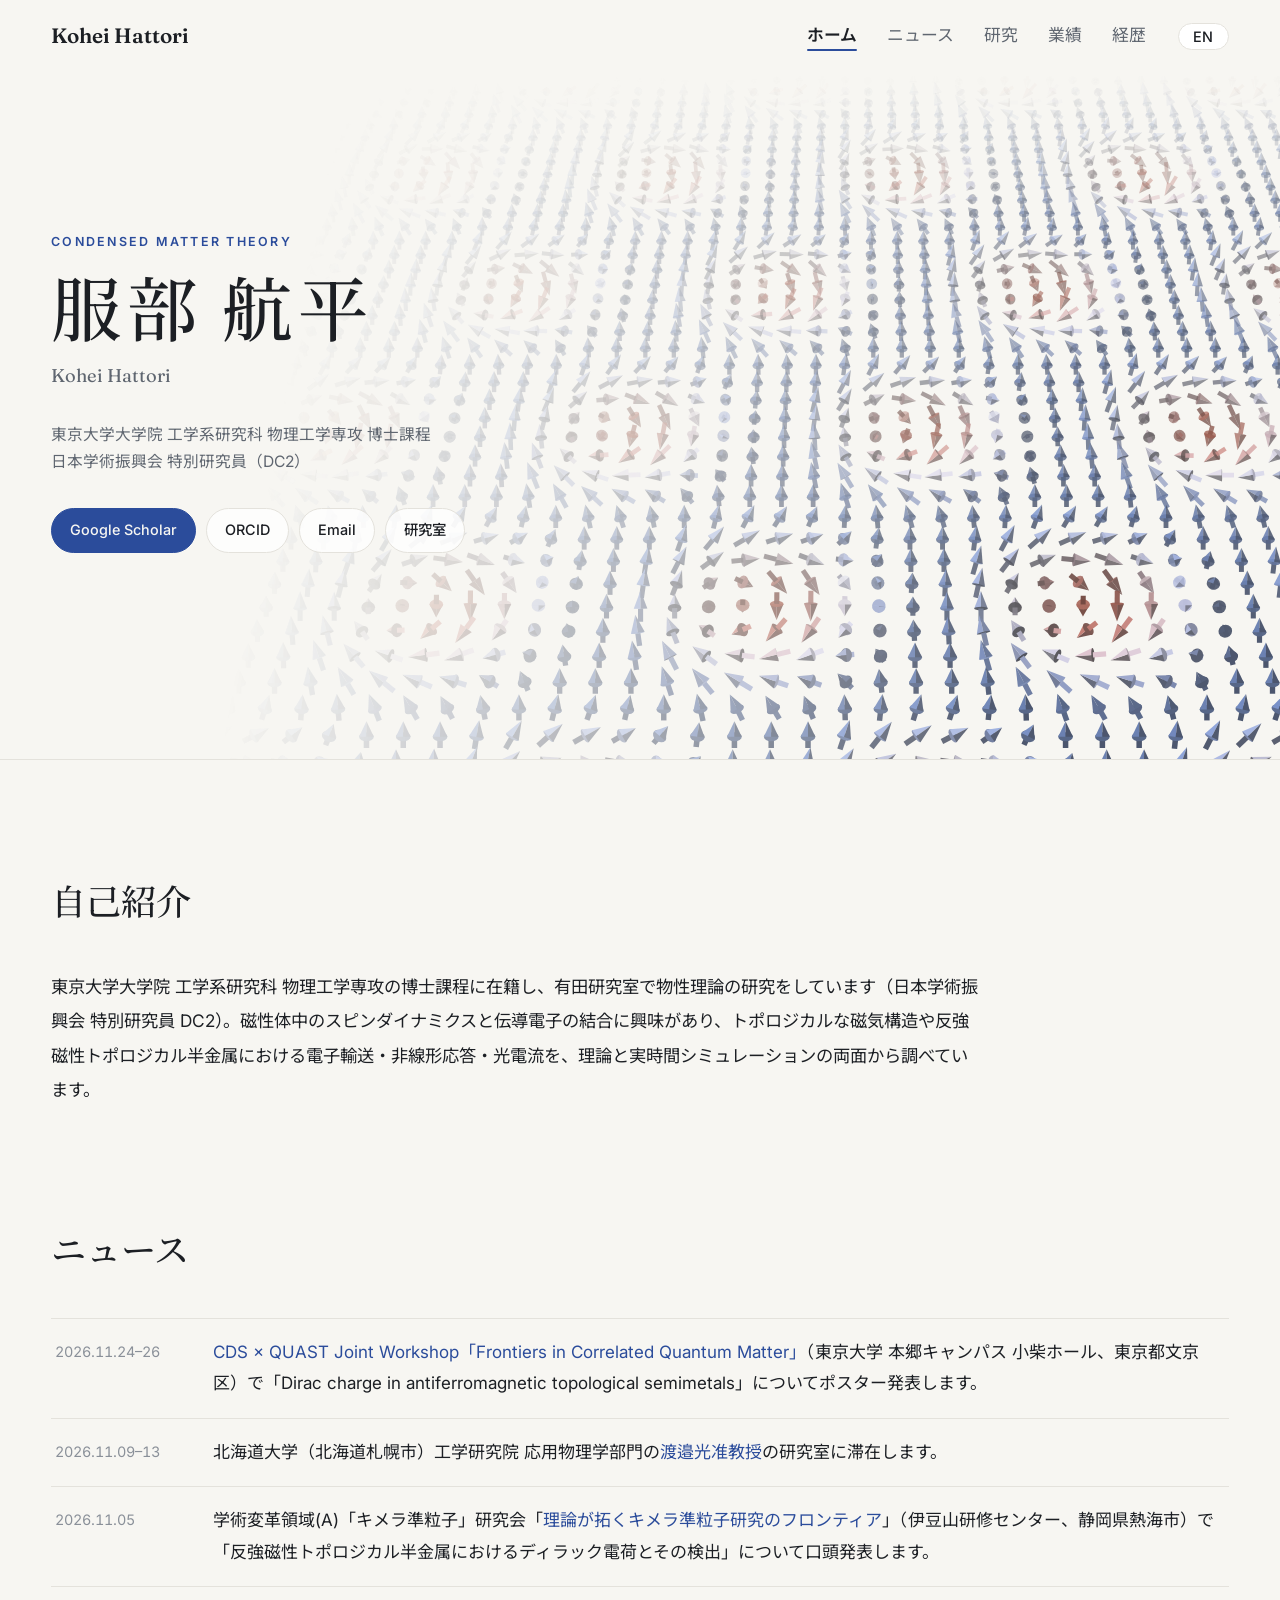
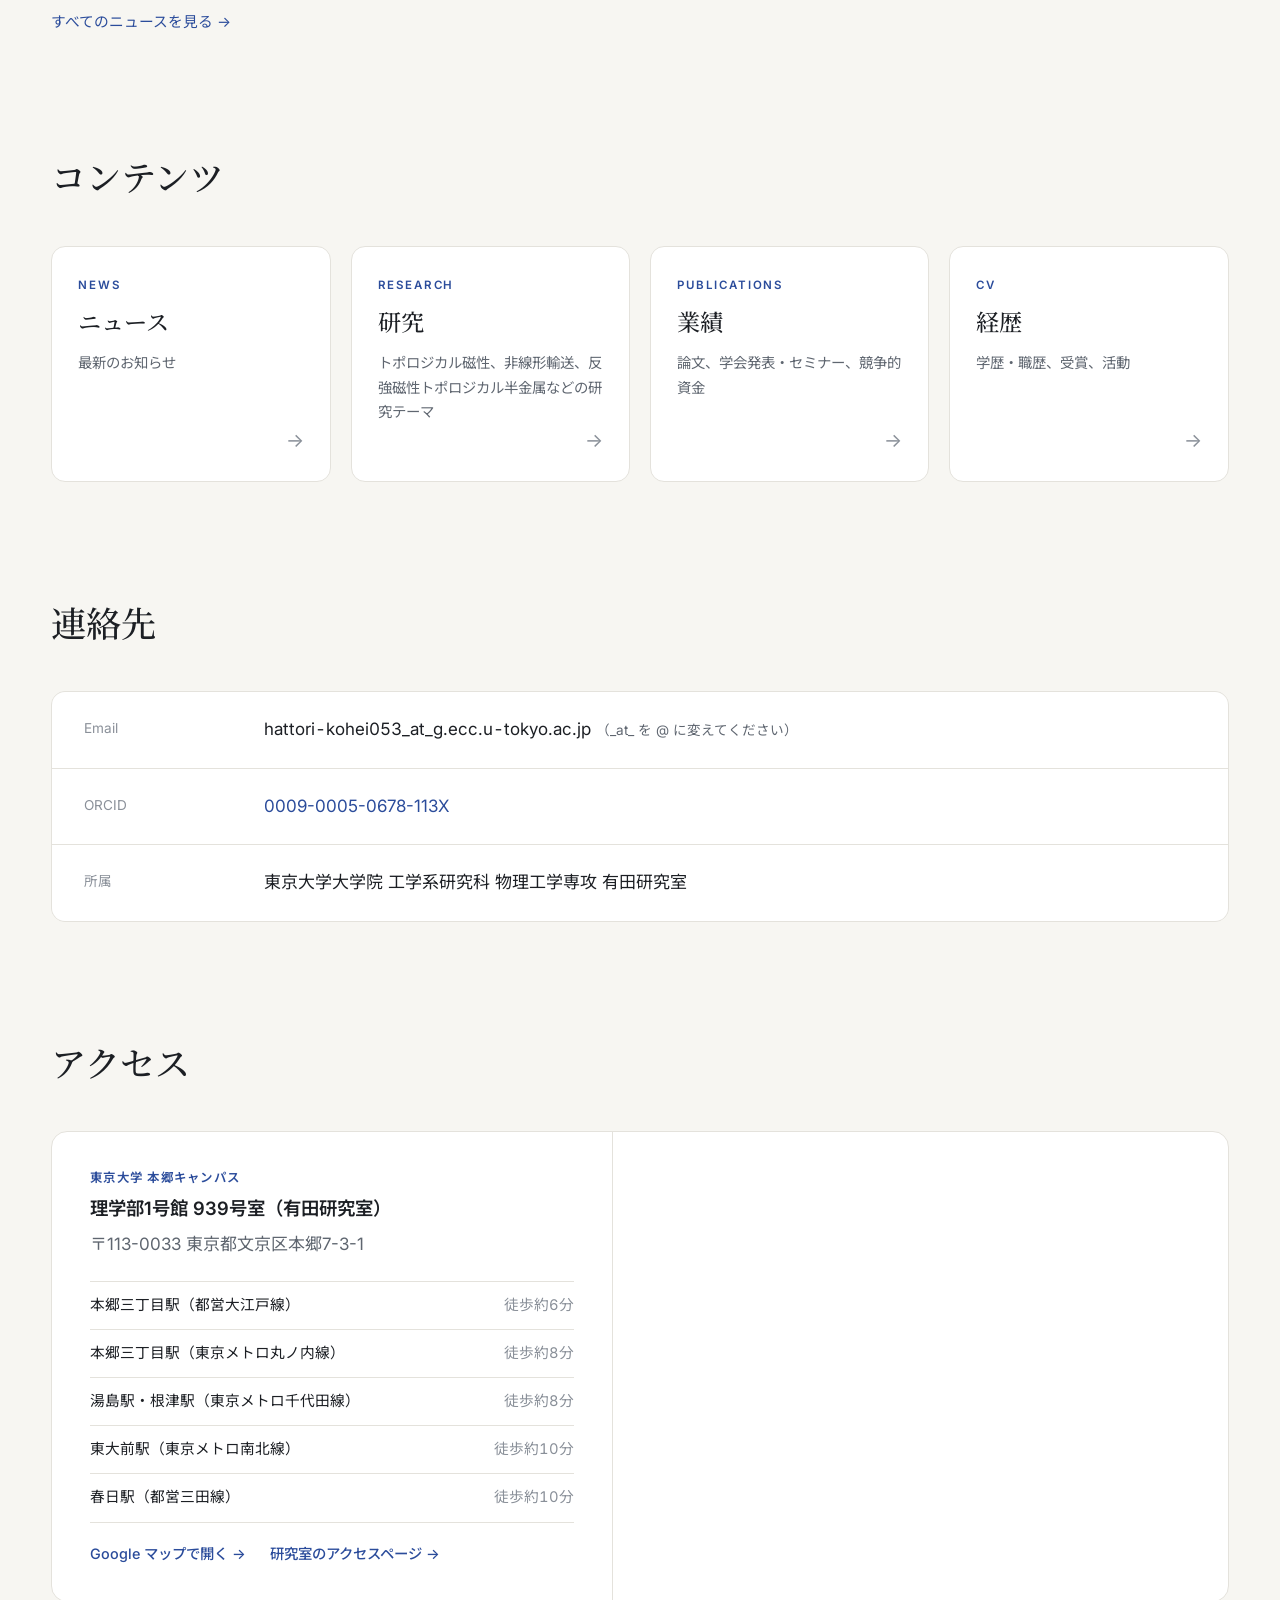
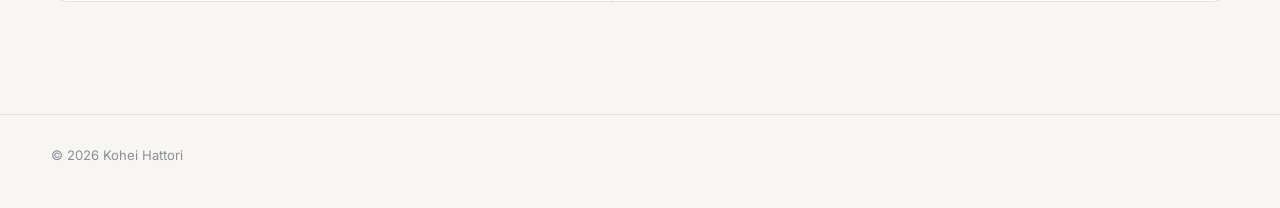
<file: index.html>
<!doctype html>
<html lang="ja">
<head>
  <meta charset="utf-8">
  <meta name="viewport" content="width=device-width, initial-scale=1">
  <title>Kohei Hattori</title>
  <meta name="description" content="服部航平（東京大学大学院 工学系研究科 物理工学専攻）のホームページ。物性理論、トポロジカル磁性、スピン・電荷結合輸送。">
  <link rel="icon" href="favicon.svg" type="image/svg+xml">
  <link rel="icon" href="favicon-32.png" type="image/png" sizes="32x32">
  <link rel="apple-touch-icon" href="apple-touch-icon.png">
  <link rel="preconnect" href="https://fonts.googleapis.com">
  <link rel="preconnect" href="https://fonts.gstatic.com" crossorigin>
  <link href="https://fonts.googleapis.com/css2?family=Fraunces:opsz,wght@9..144,400;9..144,500;9..144,600&family=Inter:wght@400;500;600&family=Noto+Sans+JP:wght@400;500;700&family=Noto+Serif+JP:wght@500;600&display=swap" rel="stylesheet">
  <link rel="stylesheet" href="style.css">
  <script>document.documentElement.classList.add("js");</script>
</head>
<body>
  <header class="site-header">
    <nav class="nav">
      <a class="brand" href="index.html">Kohei Hattori</a>
      <ul class="nav-links" id="nav-links">
        <li><a href="index.html" aria-current="page"><span data-ja>ホーム</span><span data-en>Home</span></a></li>
        <li><a href="news.html"><span data-ja>ニュース</span><span data-en>News</span></a></li>
        <li><a href="research.html"><span data-ja>研究</span><span data-en>Research</span></a></li>
        <li><a href="publications.html"><span data-ja>業績</span><span data-en>Publications</span></a></li>
        <li><a href="cv.html"><span data-ja>経歴</span><span data-en>CV</span></a></li>
      </ul>
      <button class="lang-toggle" type="button" aria-label="Switch language / 言語切替">EN</button>
      <button class="menu-toggle" type="button" aria-label="メニュー / Menu" aria-expanded="false" aria-controls="nav-links"><span></span><span></span></button>
    </nav>
  </header>

  <main>
    <!-- ===== ヒーロー ===== -->
    <section class="hero">
      <canvas class="hero-canvas" aria-hidden="true"></canvas>
      <div class="hero-inner">
        <p class="eyebrow">Condensed Matter Theory</p>
        <h1 class="hero-name">
          <span data-ja>服部 航平</span><span data-en>Kohei Hattori</span>
        </h1>
        <p class="hero-sub">
          <span data-ja>Kohei Hattori</span>
          <span data-en>服部 航平</span>
        </p>
        <p class="hero-affil">
          <span data-ja>東京大学大学院 工学系研究科 物理工学専攻 <span class="nowrap">博士課程</span><br>日本学術振興会 特別研究員（DC2）</span>
          <span data-en>Ph.D. Student, Department of Applied Physics, The University of Tokyo<br>JSPS Research Fellow (DC2)</span>
        </p>
        <ul class="hero-links">
          <li><a class="btn btn-primary" href="https://scholar.google.co.jp/citations?user=EpXvcBsAAAAJ&amp;hl=ja" target="_blank" rel="noopener">Google Scholar</a></li>
          <li><a class="btn" href="https://orcid.org/0009-0005-0678-113X" target="_blank" rel="noopener">ORCID</a></li>
          <li><a class="btn" href="#contact">Email</a></li>
          <li><a class="btn" href="https://arita-lab.phys.s.u-tokyo.ac.jp/" target="_blank" rel="noopener"><span data-ja>研究室</span><span data-en>Group</span></a></li>
        </ul>
      </div>
    </section>

    <!-- ===== 自己紹介 ===== -->
    <section id="about" class="section reveal">
      <h2 class="section-title"><span data-ja>自己紹介</span><span data-en>About</span></h2>
      <div class="prose">
        <p data-ja>東京大学大学院 工学系研究科 物理工学専攻の博士課程に在籍し、有田研究室で物性理論の研究をしています（日本学術振興会 特別研究員 DC2）。磁性体中のスピンダイナミクスと伝導電子の結合に興味があり、トポロジカルな磁気構造や反強磁性トポロジカル半金属における電子輸送・非線形応答・光電流を、理論と実時間シミュレーションの両面から調べています。</p>
        <p data-en>
          I am a Ph.D. student in the Department of Applied Physics at the University of Tokyo and a JSPS Research Fellow (DC2), working on condensed matter theory in the Arita Group.
          I am interested in how spin dynamics in magnets couples to conduction electrons, and I study electronic transport, nonlinear responses,
          and photocurrents in topological spin textures and antiferromagnetic topological semimetals, combining analytical theory with real-time simulations.
        </p>
      </div>
    </section>

    <!-- ===== ニュース（最新 3 件、news-data.js から表示） ===== -->
    <section class="section reveal">
      <h2 class="section-title"><span data-ja>ニュース</span><span data-en>News</span></h2>
      <ol class="news-list" data-news data-limit="3"></ol>
      <p class="more"><a href="news.html"><span data-ja>すべてのニュースを見る</span><span data-en>All news</span> →</a></p>
    </section>

    <!-- ===== 各ページへの案内 ===== -->
    <section class="section reveal">
      <h2 class="section-title"><span data-ja>コンテンツ</span><span data-en>Explore</span></h2>
      <div class="explore">
        <a class="explore-card" href="news.html">
          <span class="explore-en">News</span>
          <span class="explore-title"><span data-ja>ニュース</span><span data-en>News</span></span>
          <span class="explore-desc"><span data-ja>最新のお知らせ</span><span data-en>Latest updates</span></span>
          <span class="explore-arrow" aria-hidden="true">→</span>
        </a>
        <a class="explore-card" href="research.html">
          <span class="explore-en">Research</span>
          <span class="explore-title"><span data-ja>研究</span><span data-en>Research</span></span>
          <span class="explore-desc"><span data-ja>トポロジカル磁性、非線形輸送、反強磁性トポロジカル半金属などの研究テーマ</span><span data-en>Topological magnetism, nonlinear transport, antiferromagnetic topological semimetals, and more</span></span>
          <span class="explore-arrow" aria-hidden="true">→</span>
        </a>
        <a class="explore-card" href="publications.html">
          <span class="explore-en">Publications</span>
          <span class="explore-title"><span data-ja>業績</span><span data-en>Publications</span></span>
          <span class="explore-desc"><span data-ja>論文、学会発表・セミナー、競争的資金</span><span data-en>Papers, presentations, seminars, and grants</span></span>
          <span class="explore-arrow" aria-hidden="true">→</span>
        </a>
        <a class="explore-card" href="cv.html">
          <span class="explore-en">CV</span>
          <span class="explore-title"><span data-ja>経歴</span><span data-en>CV</span></span>
          <span class="explore-desc"><span data-ja>学歴・職歴、受賞、活動</span><span data-en>Education, positions, awards, and service</span></span>
          <span class="explore-arrow" aria-hidden="true">→</span>
        </a>
      </div>
    </section>

    <!-- ===== 連絡先 ===== -->
    <section id="contact" class="section reveal">
      <h2 class="section-title"><span data-ja>連絡先</span><span data-en>Contact</span></h2>
      <div class="contact">
        <div class="contact-item">
          <span class="contact-label">Email</span>
          <span><span class="email-text">hattori-kohei053_at_g.ecc.u-tokyo.ac.jp</span> <span class="email-note"><span data-ja>（_at_ を @ に変えてください）</span><span data-en>(replace _at_ with @)</span></span></span>
        </div>
        <div class="contact-item">
          <span class="contact-label">ORCID</span>
          <a href="https://orcid.org/0009-0005-0678-113X" target="_blank" rel="noopener">0009-0005-0678-113X</a>
        </div>
        <div class="contact-item">
          <span class="contact-label"><span data-ja>所属</span><span data-en>Affiliation</span></span>
          <span><span data-ja>東京大学大学院 工学系研究科 物理工学専攻 有田研究室</span><span data-en>Arita Group, Department of Applied Physics, The University of Tokyo</span></span>
        </div>
      </div>
    </section>

    <!-- ===== アクセス ===== -->
    <section id="access" class="section reveal">
      <h2 class="section-title"><span data-ja>アクセス</span><span data-en>Access</span></h2>
      <div class="access">
        <div class="access-main">
          <div class="access-info">
            <p class="access-label"><span data-ja>東京大学 本郷キャンパス</span><span data-en>The University of Tokyo, Hongo Campus</span></p>
            <h3 class="access-place"><span data-ja>理学部1号館 939号室（有田研究室）</span><span data-en>Faculty of Science Bldg. 1, Room 939 (Arita Group)</span></h3>
            <p class="access-addr"><span data-ja>〒113-0033 東京都文京区本郷7-3-1</span><span data-en>7-3-1 Hongo, Bunkyo-ku, Tokyo 113-0033, Japan</span></p>
            <ul class="access-stations">
              <li><span data-ja>本郷三丁目駅（都営大江戸線）</span><span data-en>Hongo-sanchome Sta. (Toei Oedo Line)</span><span class="walk"><span data-ja>徒歩約6分</span><span data-en>6 min walk</span></span></li>
              <li><span data-ja>本郷三丁目駅（東京メトロ丸ノ内線）</span><span data-en>Hongo-sanchome Sta. (Tokyo Metro Marunouchi Line)</span><span class="walk"><span data-ja>徒歩約8分</span><span data-en>8 min walk</span></span></li>
              <li><span data-ja>湯島駅・根津駅（東京メトロ千代田線）</span><span data-en>Yushima / Nezu Sta. (Tokyo Metro Chiyoda Line)</span><span class="walk"><span data-ja>徒歩約8分</span><span data-en>8 min walk</span></span></li>
              <li><span data-ja>東大前駅（東京メトロ南北線）</span><span data-en>Todaimae Sta. (Tokyo Metro Namboku Line)</span><span class="walk"><span data-ja>徒歩約10分</span><span data-en>10 min walk</span></span></li>
              <li><span data-ja>春日駅（都営三田線）</span><span data-en>Kasuga Sta. (Toei Mita Line)</span><span class="walk"><span data-ja>徒歩約10分</span><span data-en>10 min walk</span></span></li>
            </ul>
            <p class="access-links">
              <a href="https://www.google.com/maps/search/?api=1&amp;query=%E6%9D%B1%E4%BA%AC%E5%A4%A7%E5%AD%A6%E7%90%86%E5%AD%A6%E9%83%A81%E5%8F%B7%E9%A4%A8" target="_blank" rel="noopener"><span data-ja>Google マップで開く</span><span data-en>Open in Google Maps</span> →</a>
              <a href="https://arita-lab.phys.s.u-tokyo.ac.jp/access.html" target="_blank" rel="noopener"><span data-ja>研究室のアクセスページ</span><span data-en>Group access page</span> →</a>
            </p>
          </div>
          <div class="access-map">
            <iframe title="東京大学理学部1号館の地図" src="https://www.google.com/maps?q=%E6%9D%B1%E4%BA%AC%E5%A4%A7%E5%AD%A6%E7%90%86%E5%AD%A6%E9%83%A81%E5%8F%B7%E9%A4%A8&amp;z=16&amp;output=embed" loading="lazy" referrerpolicy="no-referrer-when-downgrade"></iframe>
          </div>
        </div>
      </div>
    </section>
  </main>

  <footer class="site-footer">
    <p>&copy; <span id="year">2026</span> Kohei Hattori</p>
  </footer>

  <script src="news-data.js"></script>
  <script src="script.js"></script>
</body>
</html>
</file>
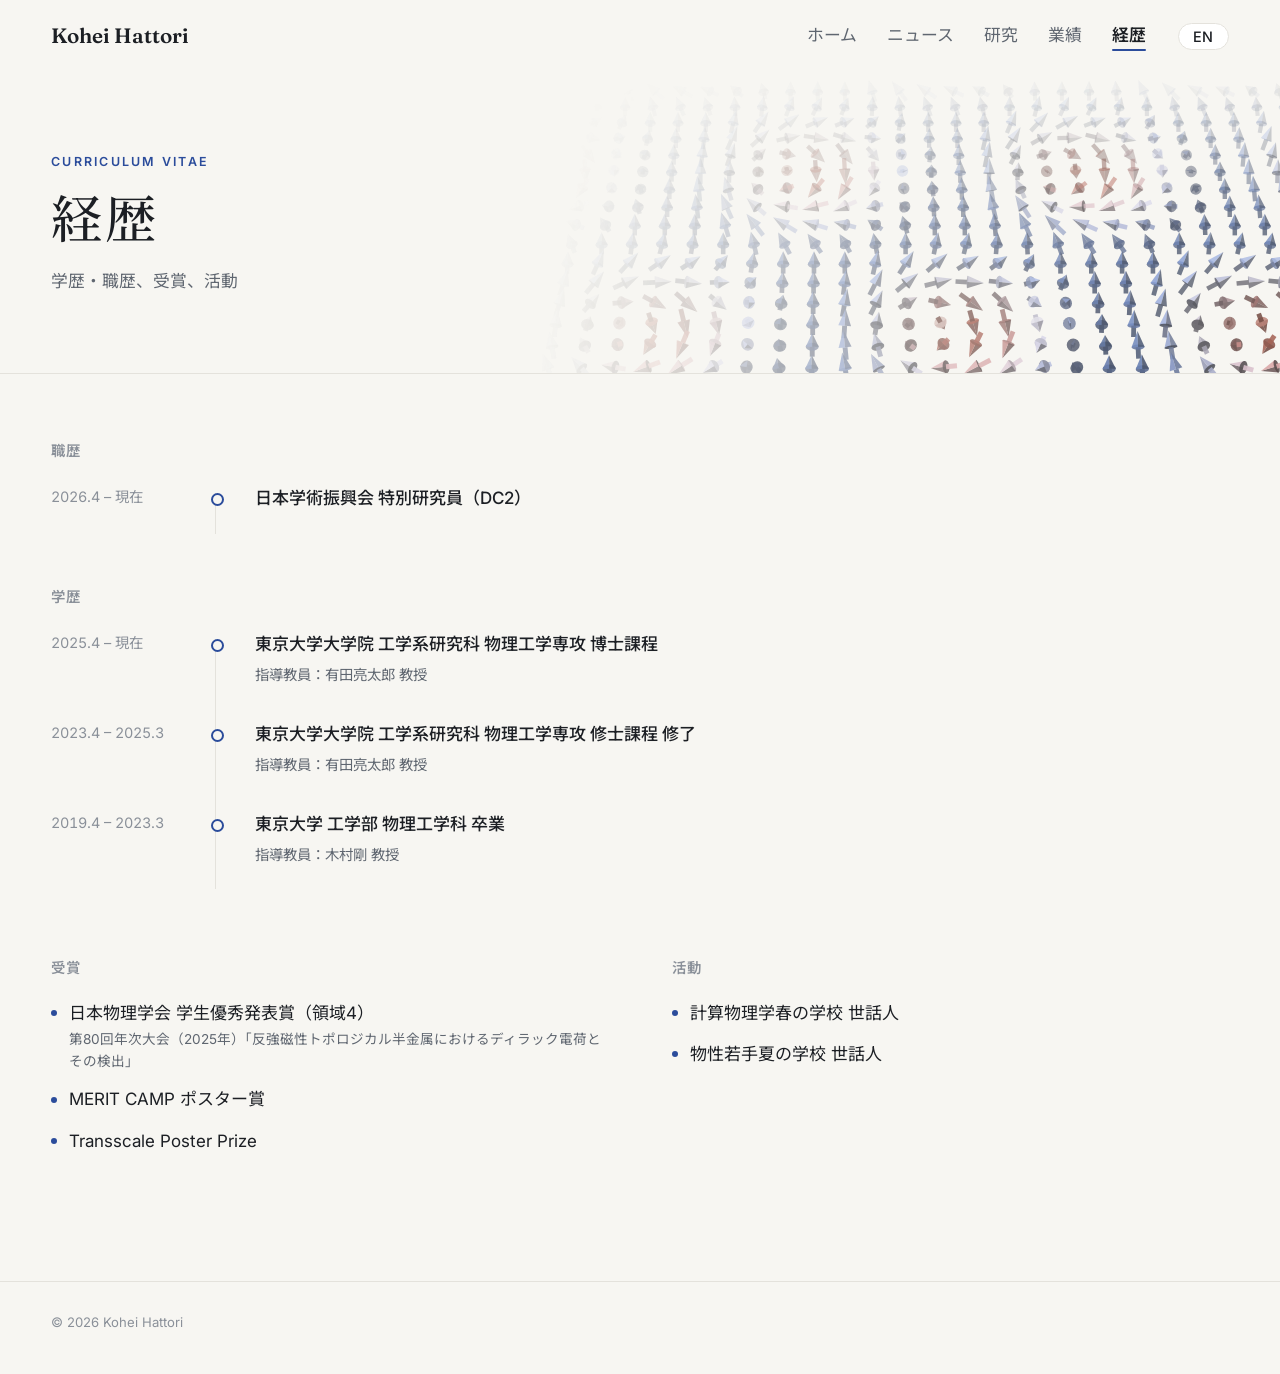
<file: cv.html>
<!doctype html>
<html lang="ja">
<head>
  <meta charset="utf-8">
  <meta name="viewport" content="width=device-width, initial-scale=1">
  <title>CV — Kohei Hattori</title>
  <meta name="description" content="服部航平の経歴">
  <link rel="icon" href="favicon.svg" type="image/svg+xml">
  <link rel="icon" href="favicon-32.png" type="image/png" sizes="32x32">
  <link rel="apple-touch-icon" href="apple-touch-icon.png">
  <link rel="preconnect" href="https://fonts.googleapis.com">
  <link rel="preconnect" href="https://fonts.gstatic.com" crossorigin>
  <link href="https://fonts.googleapis.com/css2?family=Fraunces:opsz,wght@9..144,400;9..144,500;9..144,600&family=Inter:wght@400;500;600&family=Noto+Sans+JP:wght@400;500;700&family=Noto+Serif+JP:wght@500;600&display=swap" rel="stylesheet">
  <link rel="stylesheet" href="style.css">
  <script>document.documentElement.classList.add("js");</script>
</head>
<body>
  <header class="site-header">
    <nav class="nav">
      <a class="brand" href="index.html">Kohei Hattori</a>
      <ul class="nav-links" id="nav-links">
        <li><a href="index.html"><span data-ja>ホーム</span><span data-en>Home</span></a></li>
        <li><a href="news.html"><span data-ja>ニュース</span><span data-en>News</span></a></li>
        <li><a href="research.html"><span data-ja>研究</span><span data-en>Research</span></a></li>
        <li><a href="publications.html"><span data-ja>業績</span><span data-en>Publications</span></a></li>
        <li><a href="cv.html" aria-current="page"><span data-ja>経歴</span><span data-en>CV</span></a></li>
      </ul>
      <button class="lang-toggle" type="button" aria-label="Switch language / 言語切替">EN</button>
      <button class="menu-toggle" type="button" aria-label="メニュー / Menu" aria-expanded="false" aria-controls="nav-links"><span></span><span></span></button>
    </nav>
  </header>

  <main>
    <section class="page-head">
      <canvas class="hero-canvas" aria-hidden="true"></canvas>
      <div class="page-head-inner">
        <p class="eyebrow">Curriculum Vitae</p>
        <h1 class="page-title"><span data-ja>経歴</span><span data-en>CV</span></h1>
        <p class="page-lead"><span data-ja>学歴・職歴、受賞、活動</span><span data-en>Education, positions, awards, and service</span></p>
      </div>
    </section>

    <section class="section reveal">
      <h3 class="sub-title"><span data-ja>職歴</span><span data-en>Positions</span></h3>
      <ol class="timeline">
        <li>
          <span class="tl-date">2026.4 – <span data-ja>現在</span><span data-en>present</span></span>
          <div>
            <p class="tl-title"><span data-ja>日本学術振興会 特別研究員（DC2）</span><span data-en>JSPS Research Fellow (DC2)</span></p>
          </div>
        </li>
      </ol>

      <h3 class="sub-title sub-title-gap"><span data-ja>学歴</span><span data-en>Education</span></h3>
      <ol class="timeline">
        <li>
          <span class="tl-date">2025.4 – <span data-ja>現在</span><span data-en>present</span></span>
          <div>
            <p class="tl-title"><span data-ja>東京大学大学院 工学系研究科 物理工学専攻 博士課程</span><span data-en>Ph.D. Program, Department of Applied Physics, The University of Tokyo</span></p>
            <p class="tl-note"><span data-ja>指導教員：有田亮太郎 教授</span><span data-en>Advisor: Prof. Ryotaro Arita</span></p>
          </div>
        </li>
        <li>
          <span class="tl-date">2023.4 – 2025.3</span>
          <div>
            <p class="tl-title"><span data-ja>東京大学大学院 工学系研究科 物理工学専攻 修士課程 修了</span><span data-en>M.Eng., Department of Applied Physics, The University of Tokyo</span></p>
            <p class="tl-note"><span data-ja>指導教員：有田亮太郎 教授</span><span data-en>Advisor: Prof. Ryotaro Arita</span></p>
          </div>
        </li>
        <li>
          <span class="tl-date">2019.4 – 2023.3</span>
          <div>
            <p class="tl-title"><span data-ja>東京大学 工学部 物理工学科 卒業</span><span data-en>B.Eng., Department of Applied Physics, The University of Tokyo</span></p>
            <p class="tl-note"><span data-ja>指導教員：木村剛 教授</span><span data-en>Advisor: Prof. Tsuyoshi Kimura</span></p>
          </div>
        </li>
      </ol>

      <div class="cv-cols">
        <div>
          <h3 class="sub-title"><span data-ja>受賞</span><span data-en>Awards</span></h3>
          <ul class="plain-list">
            <li>
              <span data-ja>日本物理学会 学生優秀発表賞（領域4）</span><span data-en>JPS Student Presentation Award (Division 4)</span>
              <span class="pl-note"><span data-ja>第80回年次大会（2025年）「反強磁性トポロジカル半金属におけるディラック電荷とその検出」</span><span data-en>80th JPS Annual Meeting (2025)</span></span>
            </li>
            <li>
              <span data-ja>MERIT CAMP ポスター賞</span><span data-en>MERIT CAMP Poster Award</span>
            </li>
            <li>Transscale Poster Prize</li>
          </ul>
        </div>
        <div>
          <h3 class="sub-title"><span data-ja>活動</span><span data-en>Service</span></h3>
          <ul class="plain-list">
            <li><span data-ja>計算物理学春の学校 世話人</span><span data-en>Organizer, Spring School of Computational Physics</span></li>
            <li><span data-ja>物性若手夏の学校 世話人</span><span data-en>Organizer, Summer School for Young Researchers in Condensed Matter Physics</span></li>
          </ul>
        </div>
      </div>
    </section>
  </main>

  <footer class="site-footer">
    <p>&copy; <span id="year">2026</span> Kohei Hattori</p>
  </footer>

  <script src="news-data.js"></script>
  <script src="script.js"></script>
</body>
</html>
</file>
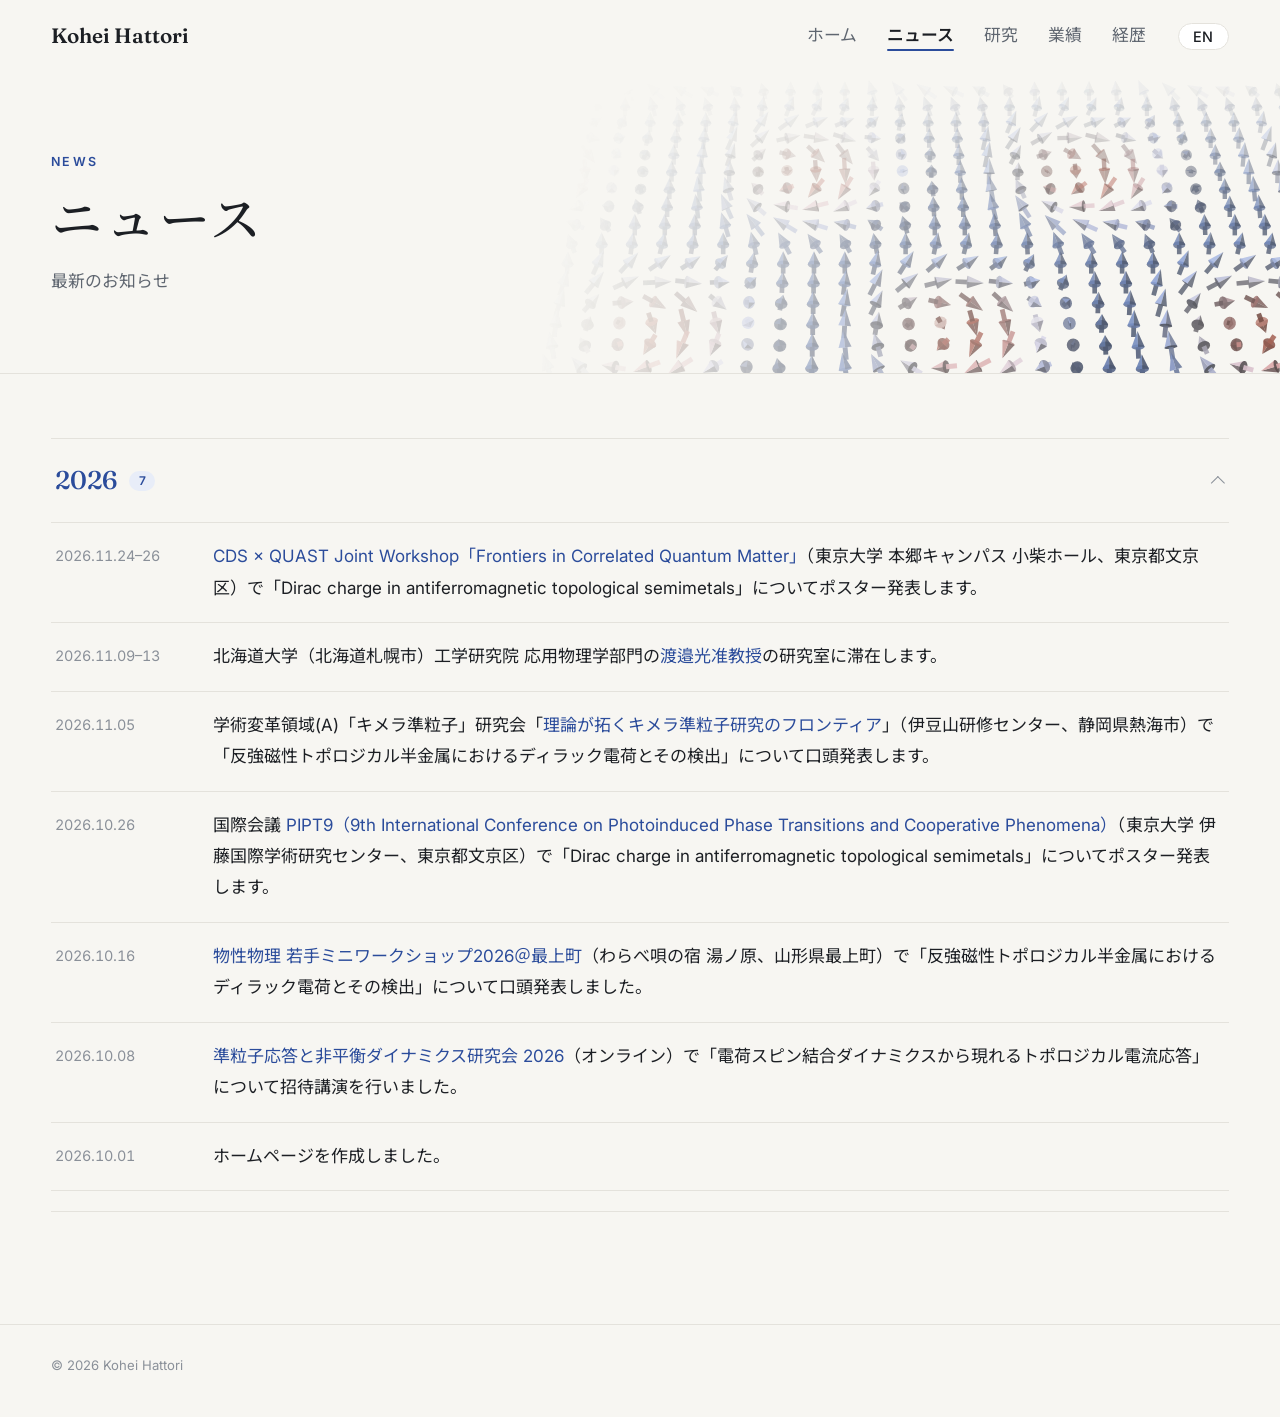
<file: news.html>
<!doctype html>
<html lang="ja">
<head>
  <meta charset="utf-8">
  <meta name="viewport" content="width=device-width, initial-scale=1">
  <title>News — Kohei Hattori</title>
  <meta name="description" content="服部航平のニュース">
  <link rel="icon" href="favicon.svg" type="image/svg+xml">
  <link rel="icon" href="favicon-32.png" type="image/png" sizes="32x32">
  <link rel="apple-touch-icon" href="apple-touch-icon.png">
  <link rel="preconnect" href="https://fonts.googleapis.com">
  <link rel="preconnect" href="https://fonts.gstatic.com" crossorigin>
  <link href="https://fonts.googleapis.com/css2?family=Fraunces:opsz,wght@9..144,400;9..144,500;9..144,600&family=Inter:wght@400;500;600&family=Noto+Sans+JP:wght@400;500;700&family=Noto+Serif+JP:wght@500;600&display=swap" rel="stylesheet">
  <link rel="stylesheet" href="style.css">
  <script>document.documentElement.classList.add("js");</script>
</head>
<body>
  <header class="site-header">
    <nav class="nav">
      <a class="brand" href="index.html">Kohei Hattori</a>
      <ul class="nav-links" id="nav-links">
        <li><a href="index.html"><span data-ja>ホーム</span><span data-en>Home</span></a></li>
        <li><a href="news.html" aria-current="page"><span data-ja>ニュース</span><span data-en>News</span></a></li>
        <li><a href="research.html"><span data-ja>研究</span><span data-en>Research</span></a></li>
        <li><a href="publications.html"><span data-ja>業績</span><span data-en>Publications</span></a></li>
        <li><a href="cv.html"><span data-ja>経歴</span><span data-en>CV</span></a></li>
      </ul>
      <button class="lang-toggle" type="button" aria-label="Switch language / 言語切替">EN</button>
      <button class="menu-toggle" type="button" aria-label="メニュー / Menu" aria-expanded="false" aria-controls="nav-links"><span></span><span></span></button>
    </nav>
  </header>

  <main>
    <section class="page-head">
      <canvas class="hero-canvas" aria-hidden="true"></canvas>
      <div class="page-head-inner">
        <p class="eyebrow">News</p>
        <h1 class="page-title"><span data-ja>ニュース</span><span data-en>News</span></h1>
        <p class="page-lead"><span data-ja>最新のお知らせ</span><span data-en>Latest updates</span></p>
      </div>
    </section>

    <section class="section reveal">
      <div data-news-years></div>
    </section>
  </main>

  <footer class="site-footer">
    <p>&copy; <span id="year">2026</span> Kohei Hattori</p>
  </footer>

  <script src="news-data.js"></script>
  <script src="script.js"></script>
</body>
</html>
</file>
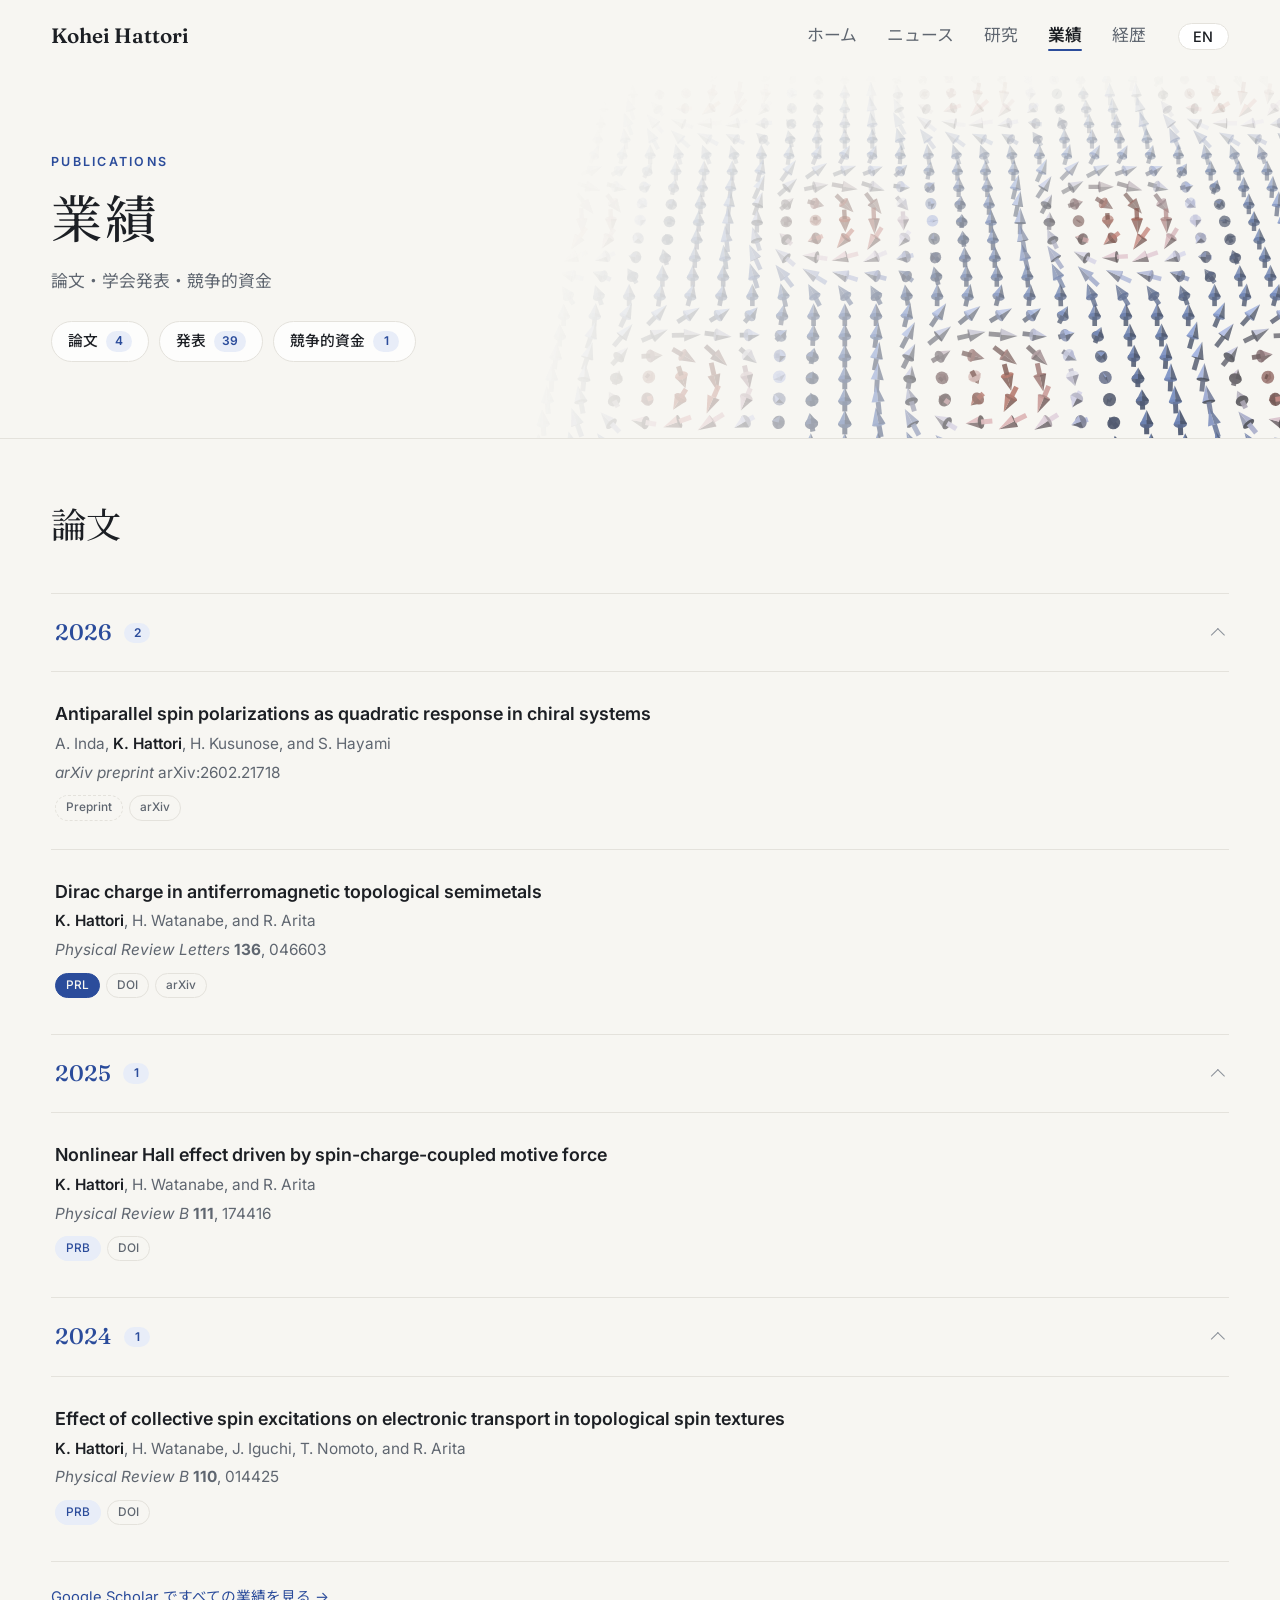
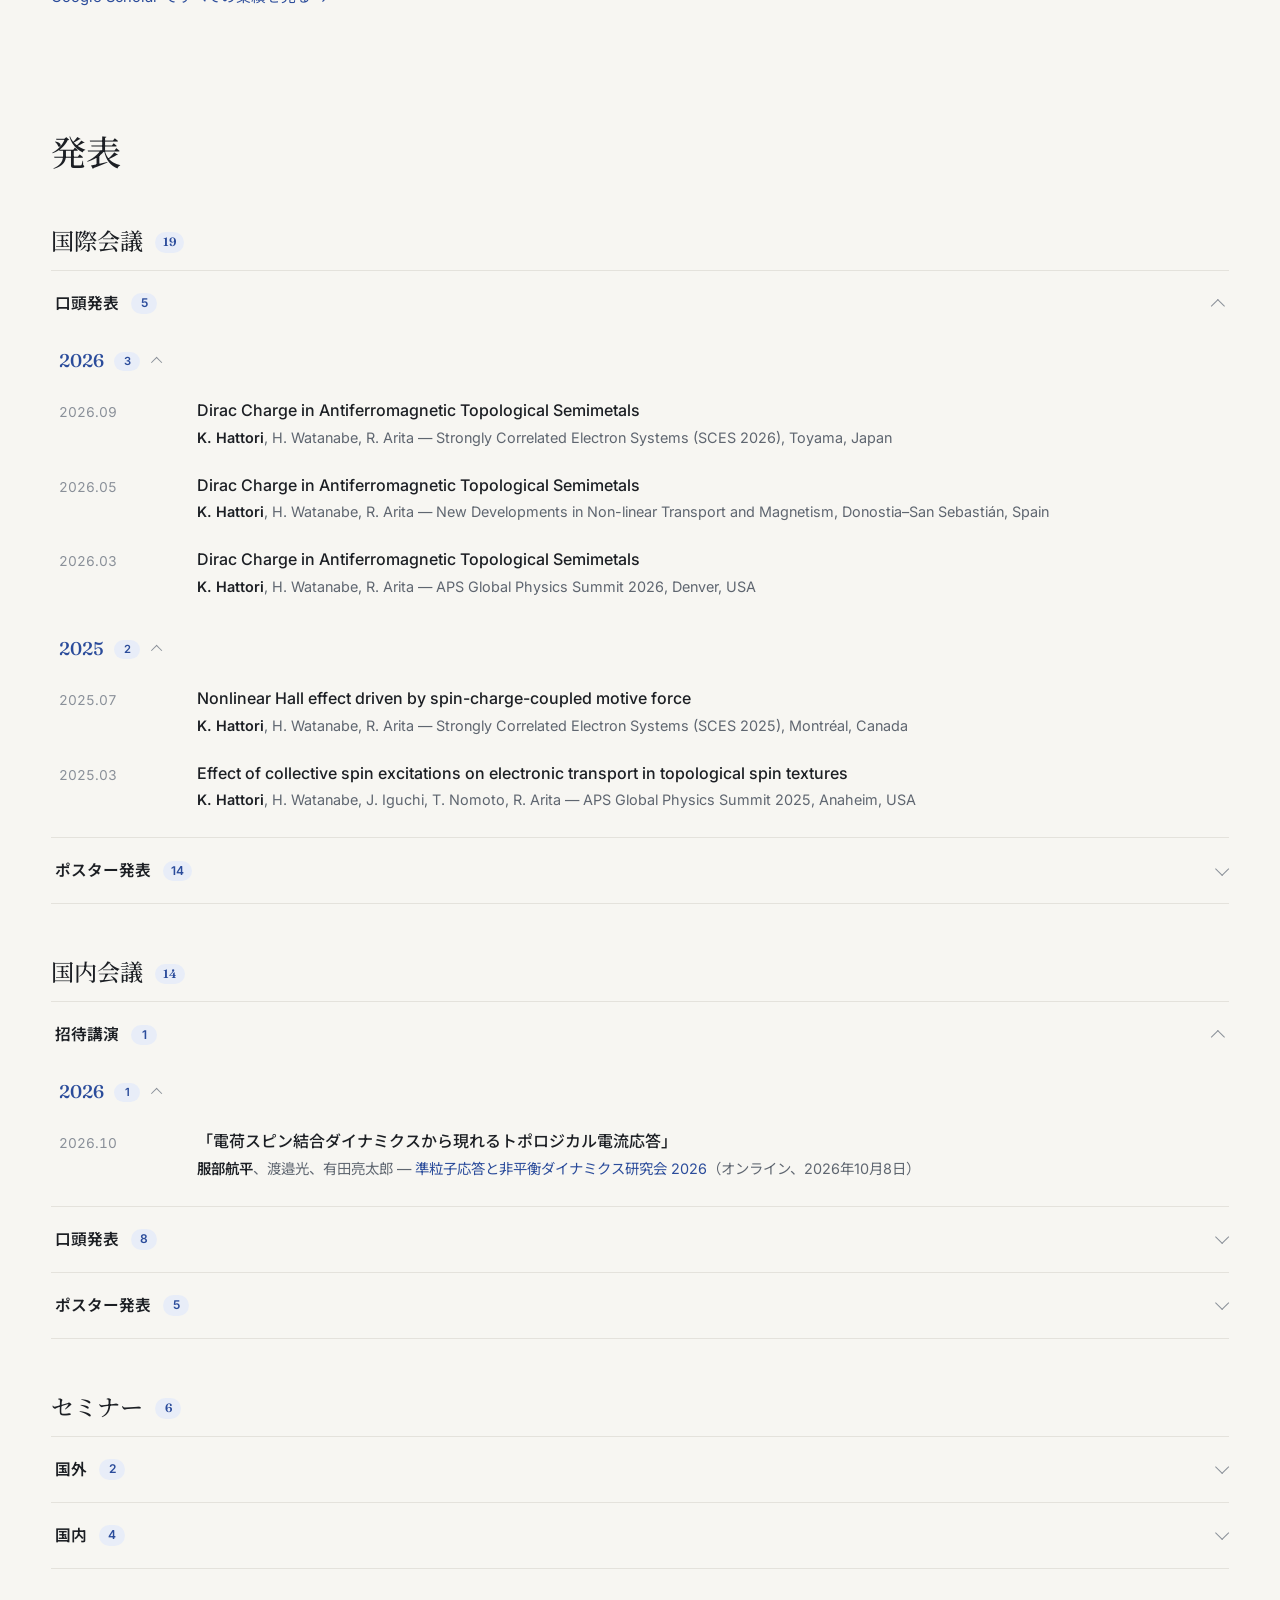
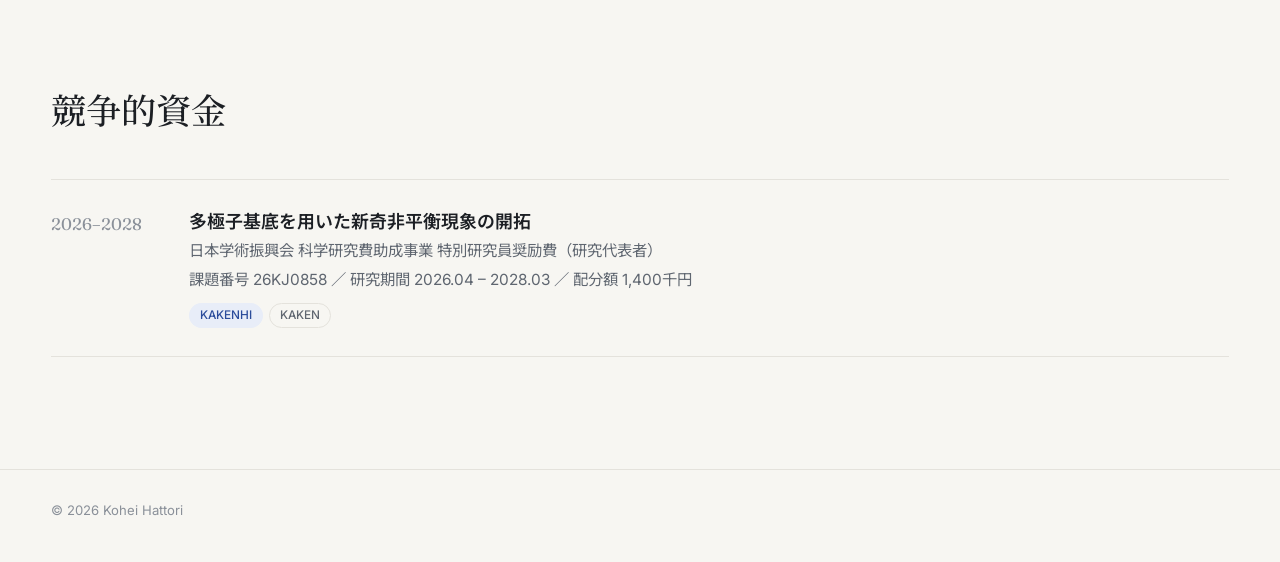
<file: publications.html>
<!doctype html>
<html lang="ja">
<head>
  <meta charset="utf-8">
  <meta name="viewport" content="width=device-width, initial-scale=1">
  <title>Publications — Kohei Hattori</title>
  <meta name="description" content="服部航平の業績（論文・発表・競争的資金）">
  <link rel="icon" href="favicon.svg" type="image/svg+xml">
  <link rel="icon" href="favicon-32.png" type="image/png" sizes="32x32">
  <link rel="apple-touch-icon" href="apple-touch-icon.png">
  <link rel="preconnect" href="https://fonts.googleapis.com">
  <link rel="preconnect" href="https://fonts.gstatic.com" crossorigin>
  <link href="https://fonts.googleapis.com/css2?family=Fraunces:opsz,wght@9..144,400;9..144,500;9..144,600&family=Inter:wght@400;500;600&family=Noto+Sans+JP:wght@400;500;700&family=Noto+Serif+JP:wght@500;600&display=swap" rel="stylesheet">
  <link rel="stylesheet" href="style.css">
  <script>document.documentElement.classList.add("js");</script>
</head>
<body>
  <header class="site-header">
    <nav class="nav">
      <a class="brand" href="index.html">Kohei Hattori</a>
      <ul class="nav-links" id="nav-links">
        <li><a href="index.html"><span data-ja>ホーム</span><span data-en>Home</span></a></li>
        <li><a href="news.html"><span data-ja>ニュース</span><span data-en>News</span></a></li>
        <li><a href="research.html"><span data-ja>研究</span><span data-en>Research</span></a></li>
        <li><a href="publications.html" aria-current="page"><span data-ja>業績</span><span data-en>Publications</span></a></li>
        <li><a href="cv.html"><span data-ja>経歴</span><span data-en>CV</span></a></li>
      </ul>
      <button class="lang-toggle" type="button" aria-label="Switch language / 言語切替">EN</button>
      <button class="menu-toggle" type="button" aria-label="メニュー / Menu" aria-expanded="false" aria-controls="nav-links"><span></span><span></span></button>
    </nav>
  </header>

  <main>
    <section class="page-head">
      <canvas class="hero-canvas" aria-hidden="true"></canvas>
      <div class="page-head-inner">
        <p class="eyebrow">Publications</p>
        <h1 class="page-title"><span data-ja>業績</span><span data-en>Publications</span></h1>
        <p class="page-lead"><span data-ja>論文・学会発表・競争的資金</span><span data-en>Papers, presentations, and grants</span></p>
        <ul class="page-jump">
          <li><a href="#papers"><span data-ja>論文</span><span data-en>Papers</span><span class="count">4</span></a></li>
          <li><a href="#presentations"><span data-ja>発表</span><span data-en>Presentations</span><span class="count">39</span></a></li>
          <li><a href="#grants"><span data-ja>競争的資金</span><span data-en>Grants</span><span class="count">1</span></a></li>
        </ul>
      </div>
    </section>

    <section class="section reveal" id="papers">
      <h2 class="section-title"><span data-ja>論文</span><span data-en>Papers</span></h2>


      <details class="pres-group paper-year" id="papers-2026" open>
        <summary><span class="paper-year-title">2026</span><span class="count">2</span></summary>
        <ol class="pubs">
          <li class="pub pub-noyear">
            <div class="pub-body">
              <a class="pub-title" href="https://arxiv.org/abs/2602.21718" target="_blank" rel="noopener">Antiparallel spin polarizations as quadratic response in chiral systems</a>
              <p class="pub-authors">A. Inda, <b>K. Hattori</b>, H. Kusunose, and S. Hayami</p>
              <p class="pub-venue"><em>arXiv preprint</em> arXiv:2602.21718</p>
              <div class="pub-tags"><span class="tag tag-pre">Preprint</span><a class="tag" href="https://arxiv.org/abs/2602.21718" target="_blank" rel="noopener">arXiv</a></div>
            </div>
          </li>
          <li class="pub pub-noyear">
            <div class="pub-body">
              <a class="pub-title" href="https://doi.org/10.1103/sfc4-8wph" target="_blank" rel="noopener">Dirac charge in antiferromagnetic topological semimetals</a>
              <p class="pub-authors"><b>K. Hattori</b>, H. Watanabe, and R. Arita</p>
              <p class="pub-venue"><em>Physical Review Letters</em> <b>136</b>, 046603</p>
              <div class="pub-tags"><span class="tag tag-prl">PRL</span><a class="tag" href="https://doi.org/10.1103/sfc4-8wph" target="_blank" rel="noopener">DOI</a><a class="tag" href="https://arxiv.org/abs/2505.03191" target="_blank" rel="noopener">arXiv</a></div>
            </div>
          </li>
        </ol>
      </details>

      <details class="pres-group paper-year" id="papers-2025" open>
        <summary><span class="paper-year-title">2025</span><span class="count">1</span></summary>
        <ol class="pubs">
          <li class="pub pub-noyear">
            <div class="pub-body">
              <a class="pub-title" href="https://doi.org/10.1103/PhysRevB.111.174416" target="_blank" rel="noopener">Nonlinear Hall effect driven by spin-charge-coupled motive force</a>
              <p class="pub-authors"><b>K. Hattori</b>, H. Watanabe, and R. Arita</p>
              <p class="pub-venue"><em>Physical Review B</em> <b>111</b>, 174416</p>
              <div class="pub-tags"><span class="tag tag-prb">PRB</span><a class="tag" href="https://doi.org/10.1103/PhysRevB.111.174416" target="_blank" rel="noopener">DOI</a></div>
            </div>
          </li>
        </ol>
      </details>

      <details class="pres-group paper-year" id="papers-2024" open>
        <summary><span class="paper-year-title">2024</span><span class="count">1</span></summary>
        <ol class="pubs">
          <li class="pub pub-noyear">
            <div class="pub-body">
              <a class="pub-title" href="https://doi.org/10.1103/PhysRevB.110.014425" target="_blank" rel="noopener">Effect of collective spin excitations on electronic transport in topological spin textures</a>
              <p class="pub-authors"><b>K. Hattori</b>, H. Watanabe, J. Iguchi, T. Nomoto, and R. Arita</p>
              <p class="pub-venue"><em>Physical Review B</em> <b>110</b>, 014425</p>
              <div class="pub-tags"><span class="tag tag-prb">PRB</span><a class="tag" href="https://doi.org/10.1103/PhysRevB.110.014425" target="_blank" rel="noopener">DOI</a></div>
            </div>
          </li>
        </ol>
      </details>

      <p class="more">
        <a href="https://scholar.google.co.jp/citations?user=EpXvcBsAAAAJ&amp;hl=ja" target="_blank" rel="noopener">
          <span data-ja>Google Scholar ですべての業績を見る</span><span data-en>Full list on Google Scholar</span> →
        </a>
      </p>
    </section>

    <section class="section reveal" id="presentations">
      <h2 class="section-title"><span data-ja>発表</span><span data-en>Presentations</span></h2>


      <div class="pres-cat" id="talks-international">
        <h3 class="pres-cat-title"><span data-ja>国際会議</span><span data-en>International Conferences</span><span class="count">19</span></h3>
        <details class="pres-group" open>
          <summary><span data-ja>口頭発表</span><span data-en>Oral</span><span class="count">5</span></summary>
          <details class="talk-year" open>
            <summary><span class="talk-year-title">2026</span><span class="count">3</span></summary>
            <ol class="pres">
              <li><span class="p-date">2026.09</span><div><p class="p-title">Dirac Charge in Antiferromagnetic Topological Semimetals</p><p class="p-meta"><b>K. Hattori</b>, H. Watanabe, R. Arita — Strongly Correlated Electron Systems (SCES 2026), Toyama, Japan</p></div></li>
              <li><span class="p-date">2026.05</span><div><p class="p-title">Dirac Charge in Antiferromagnetic Topological Semimetals</p><p class="p-meta"><b>K. Hattori</b>, H. Watanabe, R. Arita — New Developments in Non-linear Transport and Magnetism, Donostia–San Sebastián, Spain</p></div></li>
              <li><span class="p-date">2026.03</span><div><p class="p-title">Dirac Charge in Antiferromagnetic Topological Semimetals</p><p class="p-meta"><b>K. Hattori</b>, H. Watanabe, R. Arita — APS Global Physics Summit 2026, Denver, USA</p></div></li>
            </ol>
          </details>
          <details class="talk-year" open>
            <summary><span class="talk-year-title">2025</span><span class="count">2</span></summary>
            <ol class="pres">
              <li><span class="p-date">2025.07</span><div><p class="p-title">Nonlinear Hall effect driven by spin-charge-coupled motive force</p><p class="p-meta"><b>K. Hattori</b>, H. Watanabe, R. Arita — Strongly Correlated Electron Systems (SCES 2025), Montréal, Canada</p></div></li>
              <li><span class="p-date">2025.03</span><div><p class="p-title">Effect of collective spin excitations on electronic transport in topological spin textures</p><p class="p-meta"><b>K. Hattori</b>, H. Watanabe, J. Iguchi, T. Nomoto, R. Arita — APS Global Physics Summit 2025, Anaheim, USA</p></div></li>
            </ol>
          </details>
        </details>
        <details class="pres-group">
          <summary><span data-ja>ポスター発表</span><span data-en>Poster</span><span class="count">14</span></summary>
          <details class="talk-year" open>
            <summary><span class="talk-year-title">2026</span><span class="count">3</span></summary>
            <ol class="pres">
              <li><span class="p-date">2026.11</span><div><p class="p-title">Dirac charge in antiferromagnetic topological semimetals</p><p class="p-meta"><b>K. Hattori</b>, H. Watanabe, R. Arita — <a href="https://rytaroarita.github.io/cds-quast-conference2026/index.html" target="_blank" rel="noopener">CDS × QUAST Joint Workshop “Frontiers in Correlated Quantum Matter”</a>, Tokyo, Japan</p></div></li>
              <li><span class="p-date">2026.10</span><div><p class="p-title">Dirac charge in antiferromagnetic topological semimetals</p><p class="p-meta"><b>K. Hattori</b>, H. Watanabe, R. Arita — <a href="https://smartconf.jp/content/pipt9/" target="_blank" rel="noopener">9th International Conference on Photoinduced Phase Transitions and Cooperative Phenomena (PIPT9)</a>, Tokyo, Japan（Poster P-01, Oct 26）</p></div></li>
              <li><span class="p-date">2026.04</span><div><p class="p-title">Dirac charge in antiferromagnetic topological semimetals</p><p class="p-meta"><b>K. Hattori</b>, H. Watanabe, R. Arita — New Topological and Non-Equilibrium States in Low-Dimensional Quantum Materials, Kyoto, Japan</p></div></li>
            </ol>
          </details>
          <details class="talk-year" open>
            <summary><span class="talk-year-title">2025</span><span class="count">7</span></summary>
            <ol class="pres">
              <li><span class="p-date">2025.11</span><div><p class="p-title">Dirac charge in antiferromagnetic topological semimetals</p><p class="p-meta"><b>K. Hattori</b>, H. Watanabe, R. Arita — International Workshop on Exotic Quantum Phases due to Unhappy Electrons, Tokyo, Japan</p></div></li>
              <li><span class="p-date">2025.10</span><div><p class="p-title">Dirac charge in antiferromagnetic topological semimetals</p><p class="p-meta"><b>K. Hattori</b>, H. Watanabe, R. Arita — ISSP International Workshop “Quantum Transport Frontiers of Mesoscopic Physics”, Chiba, Japan</p></div></li>
              <li><span class="p-date">2025.10</span><div><p class="p-title">Dirac charge in antiferromagnetic topological semimetals</p><p class="p-meta"><b>K. Hattori</b>, H. Watanabe, R. Arita — International Symposium on Spintronics with Antiferromagnets and Altermagnets, Kanagawa, Japan</p></div></li>
              <li><span class="p-date">2025.08</span><div><p class="p-title">Dirac charge in antiferromagnetic topological semimetals</p><p class="p-meta"><b>K. Hattori</b>, H. Watanabe, R. Arita — 30th International Conference on Low Temperature Physics (LT30), Bilbao, Spain</p></div></li>
              <li><span class="p-date">2025.05</span><div><p class="p-title">Nonlinear Hall effect driven by spin-charge-coupled motive force</p><p class="p-meta"><b>K. Hattori</b>, H. Watanabe, R. Arita — Symposium on Emergent Quantum Materials 2025, Tokyo, Japan</p></div></li>
              <li><span class="p-date">2025.02</span><div><p class="p-title">Nonlinear Hall effect driven by spin-charge-coupled motive force</p><p class="p-meta"><b>K. Hattori</b>, H. Watanabe, R. Arita — Topological Nonlinear Optics in Quantum Materials, Chiba, Japan</p></div></li>
              <li><span class="p-date">2025.02</span><div><p class="p-title">Nonlinear Hall effect driven by spin-charge-coupled motive force</p><p class="p-meta"><b>K. Hattori</b>, H. Watanabe, R. Arita — Workshop on Theory of Cross Correlations, Multipoles, and Computational Material Design, Shizuoka, Japan</p></div></li>
            </ol>
          </details>
          <details class="talk-year" open>
            <summary><span class="talk-year-title">2024</span><span class="count">4</span></summary>
            <ol class="pres">
              <li><span class="p-date">2024.11</span><div><p class="p-title">Effect of Collective Spin Excitations on Photocurrent Response in Antiferromagnetic Dirac Semimetals</p><p class="p-meta"><b>K. Hattori</b>, H. Watanabe, R. Arita — CQM+b 2024 Workshop, Chiba, Japan</p></div></li>
              <li><span class="p-date">2024.11</span><div><p class="p-title">Photocurrent from Edelstein Effect in PT-symmetric Collinear Antiferromagnet</p><p class="p-meta"><b>K. Hattori</b>, H. Watanabe, R. Arita — Highlights on Condensed Matter Physics, Saitama, Japan</p></div></li>
              <li><span class="p-date">2024.02</span><div><p class="p-title">Effect of Collective Spin Dynamics on Anomalous Transverse Transport</p><p class="p-meta"><b>K. Hattori</b>, J. Iguchi, H. Watanabe, T. Nomoto, R. Arita — Symposium on Emergent Quantum Materials 2024, Tokyo, Japan</p></div></li>
              <li><span class="p-date">2024.02</span><div><p class="p-title">Effect of Collective Spin Dynamics on Anomalous Transverse Transport</p><p class="p-meta"><b>K. Hattori</b>, J. Iguchi, H. Watanabe, T. Nomoto, R. Arita — International Symposium on Quantum Electronics, Tokyo, Japan</p></div></li>
            </ol>
          </details>
        </details>
      </div>

      <div class="pres-cat" id="talks-domestic">
        <h3 class="pres-cat-title"><span data-ja>国内会議</span><span data-en>Domestic Conferences</span><span class="count">14</span></h3>
        <details class="pres-group" open>
          <summary><span data-ja>招待講演</span><span data-en>Invited</span><span class="count">1</span></summary>
          <details class="talk-year" open>
            <summary><span class="talk-year-title">2026</span><span class="count">1</span></summary>
            <ol class="pres">
              <li><span class="p-date">2026.10</span><div><p class="p-title">「電荷スピン結合ダイナミクスから現れるトポロジカル電流応答」</p><p class="p-meta"><b>服部航平</b>、渡邉光、有田亮太郎 — <a href="https://physics.s.chiba-u.ac.jp/satol/workshops/quasiparticle-nonequilibrium-2026/" target="_blank" rel="noopener">準粒子応答と非平衡ダイナミクス研究会 2026</a>（オンライン、2026年10月8日）</p></div></li>
            </ol>
          </details>
        </details>
        <details class="pres-group">
          <summary><span data-ja>口頭発表</span><span data-en>Oral</span><span class="count">8</span></summary>
          <details class="talk-year" open>
            <summary><span class="talk-year-title">2026</span><span class="count">3</span></summary>
            <ol class="pres">
              <li><span class="p-date">2026.11</span><div><p class="p-title">「反強磁性トポロジカル半金属におけるディラック電荷とその検出」</p><p class="p-meta"><b>服部航平</b> — 学術変革領域(A)「キメラ準粒子」研究会「理論が拓くキメラ準粒子研究のフロンティア」（静岡県熱海市）</p></div></li>
              <li><span class="p-date">2026.10</span><div><p class="p-title">「反強磁性トポロジカル半金属におけるディラック電荷とその検出」</p><p class="p-meta"><b>服部航平</b> — 物性物理 若手ミニワークショップ2026＠最上町（山形県最上町）</p></div></li>
              <li><span class="p-date">2026.09</span><div><p class="p-title">「スピン軌道相互作用をもつ共線反強磁性体における時空間 Berry 位相」</p><p class="p-meta"><b>服部航平</b>、Cristian D. Batista — 日本物理学会 第81回年次大会</p></div></li>
            </ol>
          </details>
          <details class="talk-year" open>
            <summary><span class="talk-year-title">2025</span><span class="count">2</span></summary>
            <ol class="pres">
              <li><span class="p-date">2025.09</span><div><p class="p-title">「反強磁性トポロジカル半金属におけるディラック電荷とその検出」<span class="badge-award"><span data-ja>学生優秀発表賞</span><span data-en>Award</span></span></p><p class="p-meta"><b>服部航平</b>、渡邉光、有田亮太郎 — 日本物理学会 第80回年次大会</p></div></li>
              <li><span class="p-date">2025.09</span><div><p class="p-title">「電場下におけるキラリティ依存反平行スピン対の空間分布」</p><p class="p-meta">印田朱音、<b>服部航平</b>、楠瀬博明、速水賢 — 日本物理学会 第80回年次大会</p></div></li>
            </ol>
          </details>
          <details class="talk-year" open>
            <summary><span class="talk-year-title">2024</span><span class="count">2</span></summary>
            <ol class="pres">
              <li><span class="p-date">2024.09</span><div><p class="p-title">「All-In/All-Out 磁気構造における電子輸送特性に対する集団励起の効果」</p><p class="p-meta"><b>服部航平</b>、井口純太、渡邉光、野本拓也、有田亮太郎 — 日本物理学会 第79回年次大会</p></div></li>
              <li><span class="p-date">2024.03</span><div><p class="p-title">「実時間発展計算における電荷スピン結合系の光学応答の研究」</p><p class="p-meta"><b>服部航平</b>、井口純太、渡邉光、野本拓也、有田亮太郎 — 日本物理学会 2024年春季大会</p></div></li>
            </ol>
          </details>
          <details class="talk-year" open>
            <summary><span class="talk-year-title">2023</span><span class="count">1</span></summary>
            <ol class="pres">
              <li><span class="p-date">2023.03</span><div><p class="p-title">「反強磁性体 LiCoPO<sub>4</sub> における近赤外領域での方向二色性」</p><p class="p-meta"><b>服部航平</b>、木村健太、木村剛 — 日本物理学会 2023年春季大会</p></div></li>
            </ol>
          </details>
        </details>
        <details class="pres-group">
          <summary><span data-ja>ポスター発表</span><span data-en>Poster</span><span class="count">5</span></summary>
          <details class="talk-year" open>
            <summary><span class="talk-year-title">2026</span><span class="count">1</span></summary>
            <ol class="pres">
              <li><span class="p-date">2026.05</span><div><p class="p-title">Dirac charge in antiferromagnetic topological semimetals</p><p class="p-meta"><b>服部航平</b>、渡邉光、有田亮太郎 — 2026年 領域会議「キメラ準粒子が切り拓く新物性科学」</p></div></li>
            </ol>
          </details>
          <details class="talk-year" open>
            <summary><span class="talk-year-title">2025</span><span class="count">3</span></summary>
            <ol class="pres">
              <li><span class="p-date">2025.12</span><div><p class="p-title">Dirac charge in antiferromagnetic topological semimetals</p><p class="p-meta"><b>服部航平</b>、渡邉光、有田亮太郎 — 2025年 領域会議「相関設計で挑む量子創発」</p></div></li>
              <li><span class="p-date">2025.11</span><div><p class="p-title">Dirac charge in antiferromagnetic topological semimetals</p><p class="p-meta"><b>服部航平</b>、渡邉光、有田亮太郎 — 第19回 物性科学領域横断研究会</p></div></li>
              <li><span class="p-date">2025.05</span><div><p class="p-title">Nonlinear Hall effect driven by spin-charge-coupled motive force</p><p class="p-meta"><b>服部航平</b>、渡邉光、有田亮太郎 — キメラ準粒子 令和7年度 領域全体会議</p></div></li>
            </ol>
          </details>
          <details class="talk-year" open>
            <summary><span class="talk-year-title">2024</span><span class="count">1</span></summary>
            <ol class="pres">
              <li><span class="p-date">2024.05</span><div><p class="p-title">「All-In/All-Out 磁気構造における光学ホール効果に対する集団励起の効果」</p><p class="p-meta"><b>服部航平</b>、井口純太、渡邉光、野本拓也、有田亮太郎 — アシンメトリ量子 令和6年度 領域全体会議</p></div></li>
            </ol>
          </details>
        </details>
      </div>

      <div class="pres-cat" id="talks-seminars">
        <h3 class="pres-cat-title"><span data-ja>セミナー</span><span data-en>Seminars</span><span class="count">6</span></h3>
        <details class="pres-group">
          <summary><span data-ja>国外</span><span data-en>Abroad</span><span class="count">2</span></summary>
          <details class="talk-year" open>
            <summary><span class="talk-year-title">2026</span><span class="count">2</span></summary>
            <ol class="pres">
              <li><span class="p-date">2026.03</span><div><p class="p-title">Dirac charge in antiferromagnetic topological semimetals</p><p class="p-meta">Oak Ridge National Laboratory, USA</p></div></li>
              <li><span class="p-date">2026.03</span><div><p class="p-title">Dirac charge in antiferromagnetic topological semimetals</p><p class="p-meta">University of Tennessee, Knoxville, USA</p></div></li>
            </ol>
          </details>
        </details>
        <details class="pres-group">
          <summary><span data-ja>国内</span><span data-en>Japan</span><span class="count">4</span></summary>
          <details class="talk-year" open>
            <summary><span class="talk-year-title">2025</span><span class="count">3</span></summary>
            <ol class="pres">
              <li><span class="p-date">2025.09</span><div><p class="p-title">「反強磁性トポロジカル半金属におけるディラック電荷とその検出」</p><p class="p-meta">CREST「Altermagnet」プロジェクト 第6回ミーティング</p></div></li>
              <li><span class="p-date">2025.06</span><div><p class="p-title">Nonlinear Hall effect driven by spin-charge-coupled motive force and Dirac charge in antiferromagnetic topological semimetals</p><p class="p-meta">東京大学 工学部物理工学科 Hirschberger 研究室 インフォーマルセミナー</p></div></li>
              <li><span class="p-date">2025.04</span><div><p class="p-title">「コリニア反強磁性体におけるスピンダイナミクスに起因した非線形ホール効果」</p><p class="p-meta">CREST「Altermagnet」プロジェクト 第5回ミーティング</p></div></li>
            </ol>
          </details>
          <details class="talk-year" open>
            <summary><span class="talk-year-title">2024</span><span class="count">1</span></summary>
            <ol class="pres">
              <li><span class="p-date">2024.12</span><div><p class="p-title">「磁性体の電流応答に対する局在スピンダイナミクスの効果についての理論的研究」</p><p class="p-meta">北海道大学 理学院 物性物理学専攻 速水研究室 インフォーマルセミナー</p></div></li>
            </ol>
          </details>
        </details>
      </div>
    </section>

    <section class="section reveal" id="grants">
      <h2 class="section-title"><span data-ja>競争的資金</span><span data-en>Grants</span></h2>
      <ol class="pubs">
        <li class="pub">
          <div class="pub-year">2026–2028</div>
          <div class="pub-body">
            <a class="pub-title" href="https://kaken.nii.ac.jp/ja/grant/KAKENHI-PROJECT-26KJ0858/" target="_blank" rel="noopener"><span data-ja>多極子基底を用いた新奇非平衡現象の開拓</span><span data-en>Exploring novel nonequilibrium phenomena using multipole bases</span></a>
            <p class="pub-authors"><span data-ja>日本学術振興会 科学研究費助成事業 特別研究員奨励費（研究代表者）</span><span data-en>JSPS KAKENHI Grant-in-Aid for JSPS Fellows (Principal Investigator)</span></p>
            <p class="pub-venue"><span data-ja>課題番号 26KJ0858 ／ 研究期間 2026.04 – 2028.03 ／ 配分額 1,400千円</span><span data-en>Project No. 26KJ0858 / Apr 2026 – Mar 2028 / ¥1,400,000</span></p>
            <div class="pub-tags"><span class="tag tag-prb">KAKENHI</span><a class="tag" href="https://kaken.nii.ac.jp/ja/grant/KAKENHI-PROJECT-26KJ0858/" target="_blank" rel="noopener">KAKEN</a></div>
          </div>
        </li>
      </ol>
    </section>
  </main>

  <footer class="site-footer">
    <p>&copy; <span id="year">2026</span> Kohei Hattori</p>
  </footer>

  <script src="news-data.js"></script>
  <script src="script.js"></script>
</body>
</html>
</file>
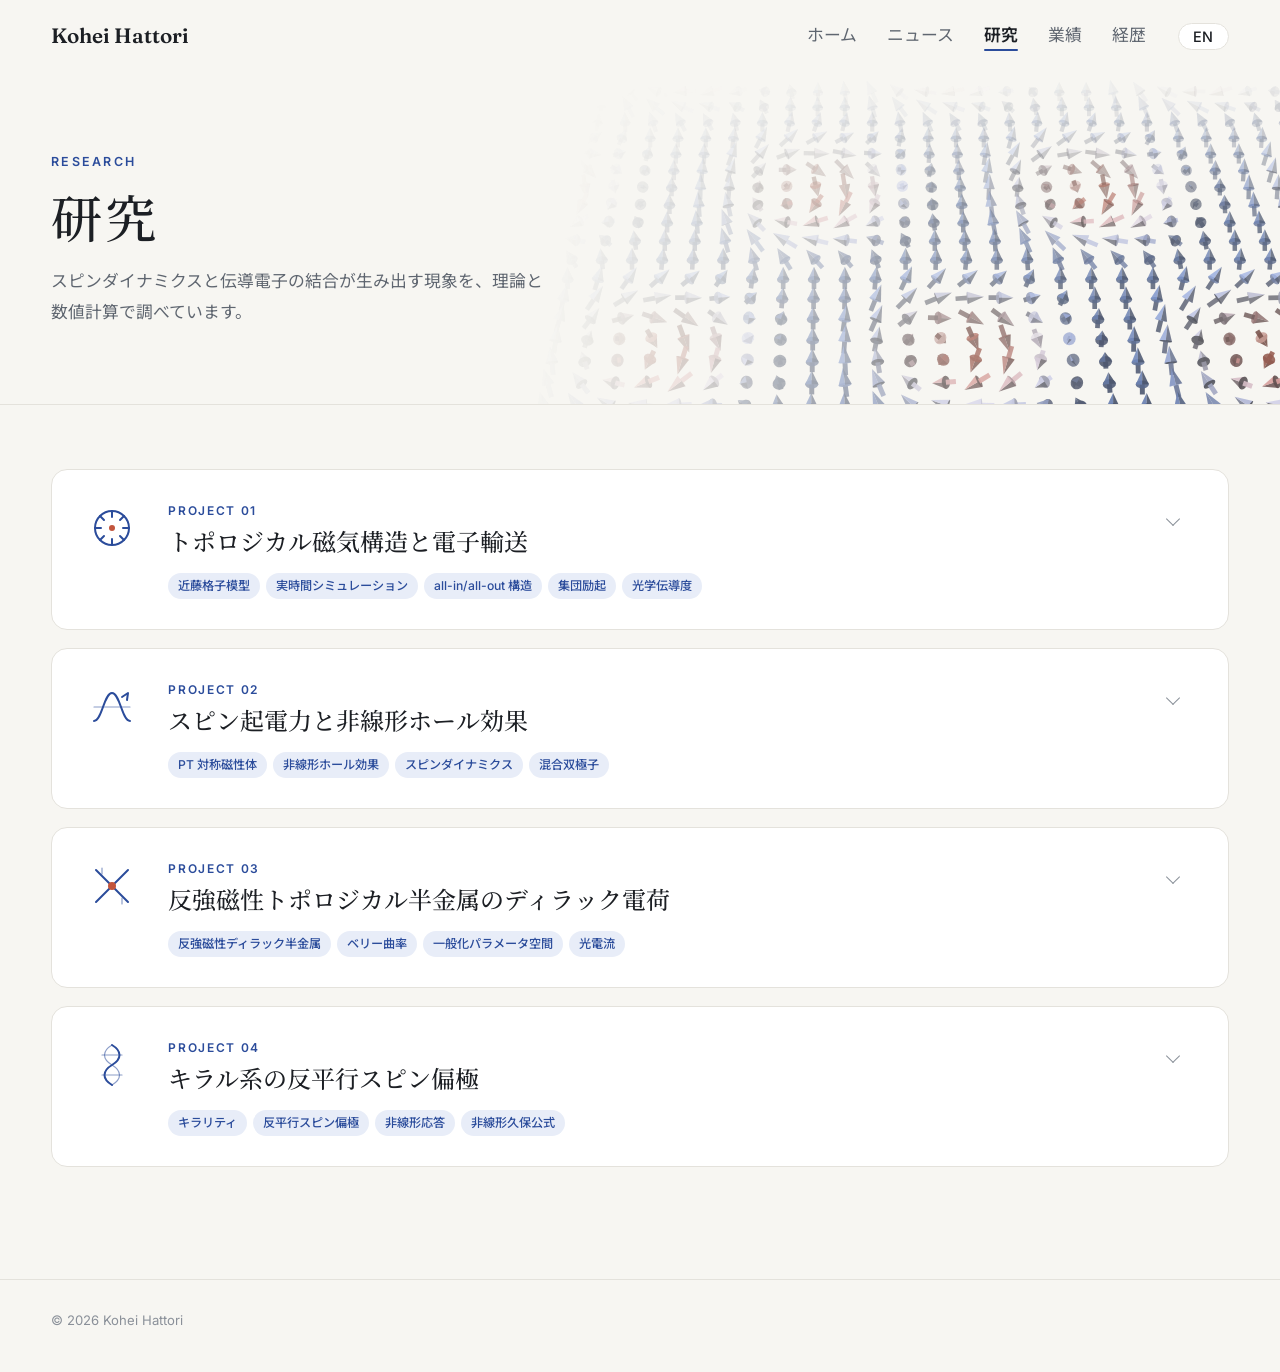
<file: research.html>
<!doctype html>
<html lang="ja">
<head>
  <meta charset="utf-8">
  <meta name="viewport" content="width=device-width, initial-scale=1">
  <title>Research — Kohei Hattori</title>
  <meta name="description" content="服部航平の研究テーマ">
  <link rel="icon" href="favicon.svg" type="image/svg+xml">
  <link rel="icon" href="favicon-32.png" type="image/png" sizes="32x32">
  <link rel="apple-touch-icon" href="apple-touch-icon.png">
  <link rel="preconnect" href="https://fonts.googleapis.com">
  <link rel="preconnect" href="https://fonts.gstatic.com" crossorigin>
  <link href="https://fonts.googleapis.com/css2?family=Fraunces:opsz,wght@9..144,400;9..144,500;9..144,600&family=Inter:wght@400;500;600&family=Noto+Sans+JP:wght@400;500;700&family=Noto+Serif+JP:wght@500;600&display=swap" rel="stylesheet">
  <link rel="stylesheet" href="style.css">
  <script>document.documentElement.classList.add("js");</script>
</head>
<body>
  <header class="site-header">
    <nav class="nav">
      <a class="brand" href="index.html">Kohei Hattori</a>
      <ul class="nav-links" id="nav-links">
        <li><a href="index.html"><span data-ja>ホーム</span><span data-en>Home</span></a></li>
        <li><a href="news.html"><span data-ja>ニュース</span><span data-en>News</span></a></li>
        <li><a href="research.html" aria-current="page"><span data-ja>研究</span><span data-en>Research</span></a></li>
        <li><a href="publications.html"><span data-ja>業績</span><span data-en>Publications</span></a></li>
        <li><a href="cv.html"><span data-ja>経歴</span><span data-en>CV</span></a></li>
      </ul>
      <button class="lang-toggle" type="button" aria-label="Switch language / 言語切替">EN</button>
      <button class="menu-toggle" type="button" aria-label="メニュー / Menu" aria-expanded="false" aria-controls="nav-links"><span></span><span></span></button>
    </nav>
  </header>

  <main>
    <section class="page-head">
      <canvas class="hero-canvas" aria-hidden="true"></canvas>
      <div class="page-head-inner">
        <p class="eyebrow">Research</p>
        <h1 class="page-title"><span data-ja>研究</span><span data-en>Research</span></h1>
        <p class="page-lead"><span data-ja>スピンダイナミクスと伝導電子の結合が生み出す現象を、理論と数値計算で調べています。</span><span data-en>Phenomena arising from the coupling between spin dynamics and conduction electrons, studied with theory and simulation.</span></p>
      </div>
    </section>

    <section class="section reveal">

      <div class="projects">
        <details class="project" id="project-1">
          <summary class="project-summary">
            <svg class="card-icon project-icon" viewBox="0 0 48 48" aria-hidden="true"><circle cx="24" cy="24" r="17"/><path d="M24 7v6M24 35v6M7 24h6M35 24h6M12 12l4 4M32 32l4 4M36 12l-4 4M16 32l-4 4"/><circle cx="24" cy="24" r="3" class="fill"/></svg>
            <div class="project-head">
              <span class="project-num">Project 01</span>
              <h3 class="project-title"><span data-ja>トポロジカル磁気構造と電子輸送</span><span data-en>Topological spin textures and electronic transport</span></h3>
              <div class="kws"><span class="kw"><span data-ja>近藤格子模型</span><span data-en>Kondo lattice model</span></span><span class="kw"><span data-ja>実時間シミュレーション</span><span data-en>Real-time simulation</span></span><span class="kw"><span data-ja>all-in/all-out 構造</span><span data-en>All-in/all-out order</span></span><span class="kw"><span data-ja>集団励起</span><span data-en>Collective excitations</span></span><span class="kw"><span data-ja>光学伝導度</span><span data-en>Optical conductivity</span></span></div>
            </div>
            <span class="project-chevron" aria-hidden="true"></span>
          </summary>
          <div class="project-body">
            <p data-ja>磁性体の中には、スキルミオンや all-in/all-out 構造のように、スピンが空間的に複雑に並んだトポロジカルな磁気構造が現れます。こうした系では、局在スピンの集団励起と伝導電子が強く結びつき、電子の輸送や光学応答に影響を与えると考えられます。</p>
            <p data-en>Some magnets host topological spin textures, such as skyrmions and the all-in/all-out structure, in which spins are arranged in complex spatial patterns. In such systems, collective excitations of the localized spins couple strongly to conduction electrons and can affect electronic transport and optical responses.</p>
            <p data-ja>本研究では、スピン・電荷結合系を速度ゲージで扱う効率的な実時間シミュレーション手法を開発し、複雑な磁気構造をもつ二次元系の計算を可能にしました。all-in/all-out 構造をとる三角格子上の近藤格子模型で線形光学伝導度を計算したところ、バンドギャップより低いエネルギー領域に、スキルミオン系と同様の集団モードの共鳴による複数のピークと、非共鳴なスピンダイナミクスによる広帯域の変化が現れることを見出しました。さらに、異なるスピン励起の寄与どうしの干渉を明らかにし、モードごとに電気的な活性が異なることを示しました。</p>
            <p data-en>We developed an efficient real-time simulation method for spin–charge coupled systems in the velocity gauge, enabling calculations for two-dimensional systems with complex spin textures. Computing the linear optical conductivity of the Kondo lattice model on the triangular lattice with all-in/all-out order, we found multiple peaks below the band gap arising from resonant collective modes, similar to skyrmionic systems, together with broadband modifications from off-resonant spin dynamics. We also clarified the interference between contributions from different spin excitations, revealing mode-dependent electrical activity.</p>
            <h4 class="project-sub"><span data-ja>関連する論文・発表</span><span data-en>Related papers &amp; talks</span></h4>
            <ul class="project-refs">
              <li><a href="https://doi.org/10.1103/PhysRevB.110.014425" target="_blank" rel="noopener"><b>K. Hattori</b> <i>et al.</i>, Phys. Rev. B <b>110</b>, 014425 (2024)</a></li>
              <li><a href="https://arxiv.org/abs/2404.05204" target="_blank" rel="noopener">arXiv:2404.05204</a></li>
              <li><span data-ja>APS Global Physics Summit 2025（口頭） / 日本物理学会 第79回年次大会（口頭）</span><span data-en>APS Global Physics Summit 2025 (oral) / 79th JPS Annual Meeting (oral)</span></li>
            </ul>
          </div>
        </details>
        <details class="project" id="project-2">
          <summary class="project-summary">
            <svg class="card-icon project-icon" viewBox="0 0 48 48" aria-hidden="true"><path d="M6 38c8 0 10-28 18-28s10 28 18 28"/><path d="M6 24h36" class="thin"/><path d="M34 14l6-4-1 7"/></svg>
            <div class="project-head">
              <span class="project-num">Project 02</span>
              <h3 class="project-title"><span data-ja>スピン起電力と非線形ホール効果</span><span data-en>Spin–charge-coupled motive force and the nonlinear Hall effect</span></h3>
              <div class="kws"><span class="kw"><span data-ja>PT 対称磁性体</span><span data-en>PT-symmetric magnets</span></span><span class="kw"><span data-ja>非線形ホール効果</span><span data-en>Nonlinear Hall effect</span></span><span class="kw"><span data-ja>スピンダイナミクス</span><span data-en>Spin dynamics</span></span><span class="kw"><span data-ja>混合双極子</span><span data-en>Mixed dipole</span></span></div>
            </div>
            <span class="project-chevron" aria-hidden="true"></span>
          </summary>
          <div class="project-body">
            <p data-ja>空間反転と時間反転を組み合わせた PT 対称性をもつ磁性体は、空間反転対称性の破れによってスピンと電荷が結合したダイナミクスが豊かになることから、大きな注目を集めています。</p>
            <p data-en>Parity–time-reversal (PT) symmetric magnets have attracted much attention because broken inversion symmetry enriches their spin–charge coupled dynamics.</p>
            <p data-ja>本研究では、実時間シミュレーションを用いて、局在スピンのダイナミクスが PT 対称磁性体の非線形ホール効果にどう影響するかを調べました。二次の光学応答の解析的な表式を導き、PT 対称性のもとでの変換性に基づいて寄与を分類することで、主要な項を特定しました。その結果、ベリー曲率双極子項に類似した「混合双極子効果」が大きな寄与を与えることを明らかにしました。</p>
            <p data-en>Using real-time simulations, we studied how localized spin dynamics affects the nonlinear Hall effect in PT-symmetric magnets. By deriving analytical expressions for the second-order optical response and classifying the contributions by their transformation properties under PT symmetry, we identified the leading-order term and showed that a sizable contribution comes from the mixed dipole effect, analogous to the Berry curvature dipole term.</p>
            <h4 class="project-sub"><span data-ja>関連する論文・発表</span><span data-en>Related papers &amp; talks</span></h4>
            <ul class="project-refs">
              <li><a href="https://doi.org/10.1103/PhysRevB.111.174416" target="_blank" rel="noopener"><b>K. Hattori</b>, H. Watanabe, and R. Arita, Phys. Rev. B <b>111</b>, 174416 (2025)</a></li>
              <li><a href="https://arxiv.org/abs/2501.11234" target="_blank" rel="noopener">arXiv:2501.11234</a></li>
              <li><span data-ja>SCES 2025, Montréal（口頭）</span><span data-en>SCES 2025, Montréal (oral)</span></li>
            </ul>
          </div>
        </details>
        <details class="project" id="project-3">
          <summary class="project-summary">
            <svg class="card-icon project-icon" viewBox="0 0 48 48" aria-hidden="true"><path d="M8 8l32 32M40 8L8 40"/><circle cx="24" cy="24" r="4" class="fill"/><path d="M14 6v6M34 42v-6" class="thin"/></svg>
            <div class="project-head">
              <span class="project-num">Project 03</span>
              <h3 class="project-title"><span data-ja>反強磁性トポロジカル半金属のディラック電荷</span><span data-en>Dirac charge in antiferromagnetic topological semimetals</span></h3>
              <div class="kws"><span class="kw"><span data-ja>反強磁性ディラック半金属</span><span data-en>Antiferromagnetic Dirac semimetals</span></span><span class="kw"><span data-ja>ベリー曲率</span><span data-en>Berry curvature</span></span><span class="kw"><span data-ja>一般化パラメータ空間</span><span data-en>Generalized parameter space</span></span><span class="kw"><span data-ja>光電流</span><span data-en>Photocurrent</span></span></div>
            </div>
            <span class="project-chevron" aria-hidden="true"></span>
          </summary>
          <div class="project-body">
            <p data-ja>ワイル半金属のワイル点がベリー曲率のモノポールとなるように、電子バンドのトポロジカルな節点は創発的な「電荷」の自由度をもつことがあり、特異な輸送現象や光学現象をもたらします。</p>
            <p data-en>Topological nodes of electronic bands can carry emergent charge degrees of freedom — such as the Berry curvature monopoles of Weyl semimetals — leading to intriguing transport and optical phenomena.</p>
            <p data-ja>本研究では、反強磁性ディラック半金属に隠れた「ディラック電荷」の存在と、その光電流による検出を議論しました。スピンおよびスピン・電荷の混合パラメータ空間で定義したベリー曲率に着目し、ディラック電荷を一般化パラメータ空間におけるベリー曲率の湧き出し・吸い込みとして同定しました。さらに、ディラック電荷がスピン・電荷結合起電力によって駆動される光電流を通じて検出できることを示し、実時間シミュレーションにより、ディラック電荷が光電流の生成に重要な役割を果たすことを見出しました。</p>
            <p data-en>In this work, we discussed the existence of a hidden “Dirac charge” in antiferromagnetic Dirac semimetals and its detection via photocurrents. Using the Berry curvature defined in the spin and spin–charge mixed parameter spaces, we identified Dirac charges as sources or sinks of Berry curvature in the generalized parameter space. We showed that the Dirac charge can be detected through photocurrents driven by the spin–charge-coupled motive force, and real-time simulations revealed that it plays a significant role in photocurrent generation.</p>
            <h4 class="project-sub"><span data-ja>関連する論文・発表</span><span data-en>Related papers &amp; talks</span></h4>
            <ul class="project-refs">
              <li><a href="https://doi.org/10.1103/sfc4-8wph" target="_blank" rel="noopener"><b>K. Hattori</b>, H. Watanabe, and R. Arita, Phys. Rev. Lett. <b>136</b>, 046603 (2026)</a></li>
              <li><a href="https://arxiv.org/abs/2505.03191" target="_blank" rel="noopener">arXiv:2505.03191</a></li>
              <li><span data-ja>招待講演（2026年10月） / APS Global Physics Summit 2026・SCES 2026（口頭） / 日本物理学会 学生優秀発表賞</span><span data-en>Invited talk (Oct 2026) / APS Global Physics Summit 2026 and SCES 2026 (oral) / JPS Student Presentation Award</span></li>
            </ul>
          </div>
        </details>
        <details class="project" id="project-4">
          <summary class="project-summary">
            <svg class="card-icon project-icon" viewBox="0 0 48 48" aria-hidden="true"><path d="M24 4c10 6 10 14 0 20s-10 14 0 20"/><path d="M24 4c-10 6-10 14 0 20s10 14 0 20" class="thin"/><path d="M14 14h20M14 34h20" class="thin"/></svg>
            <div class="project-head">
              <span class="project-num">Project 04</span>
              <h3 class="project-title"><span data-ja>キラル系の反平行スピン偏極</span><span data-en>Antiparallel spin polarization in chiral systems</span></h3>
              <div class="kws"><span class="kw"><span data-ja>キラリティ</span><span data-en>Chirality</span></span><span class="kw"><span data-ja>反平行スピン偏極</span><span data-en>Antiparallel spin polarization</span></span><span class="kw"><span data-ja>非線形応答</span><span data-en>Nonlinear response</span></span><span class="kw"><span data-ja>非線形久保公式</span><span data-en>Nonlinear Kubo formula</span></span></div>
            </div>
            <span class="project-chevron" aria-hidden="true"></span>
          </summary>
          <div class="project-body">
            <p data-ja>キラリティ（掌性）に依存したスピンの生成は、物性物理学で大きな注目を集めています。</p>
            <p data-en>Chirality-dependent spin generation has attracted considerable attention in condensed matter physics.</p>
            <p data-ja>本研究では、三角柱からなる有限サイズのキラル系を用いて、キラリティに依存した二次の応答としての反平行スピン偏極を理論的に調べました。非線形久保公式と実時間シミュレーションに基づき、一様な交流電場に対する散逸的な二次の直流応答として、空間的に非一様な反平行スピン偏極が誘起されることを示しました。特に、キラリティの掌性を特徴づける微視的パラメータの役割を明らかにし、スピン偏極をスピン流によるスピン蓄積の結果とみなす素朴な描像についても検討しました。</p>
            <p data-en>Using a finite chiral system composed of triangular prisms, we theoretically investigated antiparallel spin polarization as a chirality-dependent quadratic response. Based on the nonlinear Kubo formalism and real-time simulations, we showed that spatially inhomogeneous antiparallel spin polarizations are induced as a dissipative quadratic DC response to a homogeneous AC electric field. We also clarified the role of the microscopic parameters characterizing the handedness, and examined the naive picture of spin polarization as spin accumulation due to spin currents.</p>
            <h4 class="project-sub"><span data-ja>関連する論文・発表</span><span data-en>Related papers &amp; talks</span></h4>
            <ul class="project-refs">
              <li><a href="https://arxiv.org/abs/2602.21718" target="_blank" rel="noopener">A. Inda, <b>K. Hattori</b>, H. Kusunose, and S. Hayami, arXiv:2602.21718 (2026)</a></li>
              <li><span data-ja>日本物理学会 第80回年次大会（口頭、印田氏発表）</span><span data-en>80th JPS Annual Meeting (oral, presented by A. Inda)</span></li>
            </ul>
          </div>
        </details>
      </div>
    </section>
  </main>

  <footer class="site-footer">
    <p>&copy; <span id="year">2026</span> Kohei Hattori</p>
  </footer>

  <script src="news-data.js"></script>
  <script src="script.js"></script>
</body>
</html>
</file>
<file: style.css>
:root {
  --bg: #f7f6f2;
  --surface: #ffffff;
  --text: #1c1f24;
  --muted: #5f6670;
  --faint: #8a9099;
  --border: #e4e2dc;
  --accent: #2b4c9b;
  --accent-soft: #e8edf8;
  --warm: #c2553d;
  --serif: "Fraunces", "Noto Serif JP", Georgia, serif;
  --sans: "Inter", "Noto Sans JP", system-ui, sans-serif;
  --max: 920px;
  /* スキルミオン背景の色 (m_z = +1 / -1) */
  --spin-up: 92, 124, 196;
  --spin-mid: 196, 192, 214;
  --spin-down: 206, 84, 60;
}

@media (prefers-color-scheme: dark) {
  :root {
    --bg: #121418;
    --surface: #1a1d22;
    --text: #e8e9eb;
    --muted: #a2a8b1;
    --faint: #737a84;
    --border: #2a2e35;
    --accent: #8fb0f5;
    --accent-soft: #1f2a42;
    --warm: #ec8a72;
    --spin-up: 120, 160, 245;
    --spin-mid: 225, 226, 236;
    --spin-down: 240, 128, 100;
  }
}

* { box-sizing: border-box; }

html { scroll-behavior: smooth; scroll-padding-top: 72px; }

body {
  margin: 0;
  background: var(--bg);
  color: var(--text);
  font-family: var(--sans);
  font-size: 16px;
  line-height: 1.85;
  -webkit-font-smoothing: antialiased;
}

a { color: var(--accent); text-decoration: none; }
a:hover { text-decoration: underline; text-underline-offset: 3px; }

/* 言語切替: html[lang] に合わせて片方だけ表示 */
html[lang="ja"] [data-en],
html[lang="en"] [data-ja] { display: none; }

/* ===== ヘッダー ===== */
.site-header {
  position: fixed;
  inset: 0 0 auto 0;
  z-index: 20;
  transition: background .3s, border-color .3s;
  border-bottom: 1px solid transparent;
}
.site-header.scrolled {
  background: color-mix(in srgb, var(--bg) 82%, transparent);
  backdrop-filter: saturate(1.4) blur(10px);
  -webkit-backdrop-filter: saturate(1.4) blur(10px);
  border-bottom-color: var(--border);
}

.nav {
  max-width: var(--max);
  margin: 0 auto;
  padding: 0 16px;
  height: 60px;
  display: flex;
  align-items: center;
  gap: 24px;
}

.brand {
  font-family: var(--serif);
  font-weight: 600;
  font-size: 1.1rem;
  color: var(--text);
  white-space: nowrap;
}
.brand:hover { text-decoration: none; }

.nav-links {
  display: flex;
  gap: 22px;
  list-style: none;
  margin: 0 0 0 auto;
  padding: 0;
  font-size: .9rem;
}
.nav-links a { color: var(--muted); }
.nav-links a:hover { color: var(--text); text-decoration: none; }

.lang-toggle {
  border: 1px solid var(--border);
  background: var(--surface);
  color: var(--text);
  border-radius: 999px;
  padding: 3px 12px;
  font: 500 .8rem var(--sans);
  letter-spacing: .04em;
  cursor: pointer;
  transition: border-color .2s;
}
.lang-toggle:hover { border-color: var(--accent); }

/* ===== ヒーロー ===== */
.hero {
  position: relative;
  min-height: min(92vh, 760px);
  display: flex;
  align-items: center;
  overflow: hidden;
  border-bottom: 1px solid var(--border);
}

.hero-canvas {
  position: absolute;
  top: 64px;
  left: 0;
  width: 100%;
  height: calc(100% - 64px);
  -webkit-mask-image: linear-gradient(100deg, transparent 24%, rgba(0,0,0,.45) 52%, #000 80%);
          mask-image: linear-gradient(100deg, transparent 24%, rgba(0,0,0,.45) 52%, #000 80%);
  opacity: .82;
}

.hero-inner {
  position: relative;
  width: 100%;
  max-width: var(--max);
  margin: 0 auto;
  padding: 120px 16px 96px;
}

.eyebrow {
  margin: 0 0 18px;
  font-size: .78rem;
  font-weight: 600;
  letter-spacing: .18em;
  text-transform: uppercase;
  color: var(--accent);
}

.hero-name {
  margin: 0;
  font-family: var(--serif);
  font-weight: 500;
  font-size: clamp(2.6rem, 7vw, 4.4rem);
  line-height: 1.1;
  letter-spacing: .01em;
}
html[lang="ja"] .hero-name { letter-spacing: .08em; }

.hero-sub {
  margin: 10px 0 0;
  font-family: var(--serif);
  font-size: 1.15rem;
  color: var(--muted);
}

.hero-affil {
  margin: 28px 0 0;
  color: var(--muted);
  font-size: .98rem;
  line-height: 1.75;
}

.hero-links {
  display: flex;
  flex-wrap: wrap;
  gap: 10px;
  list-style: none;
  margin: 32px 0 0;
  padding: 0;
}

.btn {
  display: inline-block;
  padding: 8px 18px;
  border: 1px solid var(--border);
  border-radius: 999px;
  background: color-mix(in srgb, var(--surface) 80%, transparent);
  color: var(--text);
  font-size: .9rem;
  font-weight: 500;
  transition: border-color .2s, transform .2s;
}
.btn:hover { text-decoration: none; border-color: var(--accent); transform: translateY(-1px); }
.btn-primary { background: var(--accent); border-color: var(--accent); color: var(--bg); }

/* ===== セクション共通 ===== */
main > .section {
  max-width: var(--max);
  margin: 0 auto;
  padding: 96px 16px 0;
}

.section-title {
  display: flex;
  align-items: baseline;
  gap: 14px;
  margin: 0 0 36px;
  font-family: var(--serif);
  font-weight: 500;
  font-size: 1.9rem;
  line-height: 1.3;
}
.section-title .num {
  font-family: var(--sans);
  font-size: .8rem;
  font-weight: 600;
  letter-spacing: .1em;
  color: var(--accent);
}

.prose p { margin: 0; max-width: 42em; font-size: 1.04rem; }

/* スクロールで表示（JS 有効時のみ） */
.js .reveal { opacity: 0; transform: translateY(16px); transition: opacity .7s ease, transform .7s ease; }
.js .reveal.visible { opacity: 1; transform: none; }

/* ===== 研究カード ===== */
.cards {
  display: grid;
  grid-template-columns: repeat(2, 1fr);
  gap: 18px;
}

.card {
  display: flex;
  flex-direction: column;
  background: var(--surface);
  border: 1px solid var(--border);
  border-radius: 14px;
  padding: 26px 26px 22px;
  transition: border-color .25s, transform .25s, box-shadow .25s;
}
.card:hover {
  border-color: color-mix(in srgb, var(--accent) 45%, var(--border));
  transform: translateY(-2px);
  box-shadow: 0 10px 30px -18px rgba(20, 30, 60, .35);
}

.card-icon {
  width: 40px;
  height: 40px;
  margin-bottom: 14px;
  fill: none;
  stroke: var(--accent);
  stroke-width: 2;
  stroke-linecap: round;
  stroke-linejoin: round;
}
.card-icon .thin { stroke-width: 1.2; opacity: .55; }
.card-icon .fill { fill: var(--warm); stroke: none; }

.card h3 { margin: 0 0 8px; font-size: 1.05rem; font-weight: 600; line-height: 1.5; }
.card p { margin: 0 0 18px; color: var(--muted); font-size: .93rem; line-height: 1.8; }
.card-ref { margin-top: auto; font-size: .82rem; font-weight: 500; }

/* ===== 業績 ===== */
.pubs { list-style: none; margin: 0; padding: 0; }

.pub {
  display: grid;
  grid-template-columns: 72px 1fr;
  gap: 20px;
  padding: 22px 0;
  border-top: 1px solid var(--border);
}
.pub:last-child { border-bottom: 1px solid var(--border); }

.pub-year {
  font-family: var(--serif);
  font-size: 1.05rem;
  color: var(--faint);
  padding-top: 1px;
}

.pub-title {
  display: block;
  color: var(--text);
  font-weight: 600;
  font-size: 1.04rem;
  line-height: 1.55;
}
.pub-title:hover { color: var(--accent); }

.pub-authors, .pub-venue { margin: 4px 0 0; font-size: .92rem; color: var(--muted); line-height: 1.6; }
.pub-authors b { color: var(--text); font-weight: 600; }

.pub-tags { display: flex; flex-wrap: wrap; gap: 6px; margin-top: 10px; }
.tag {
  display: inline-block;
  padding: 1px 10px;
  border: 1px solid var(--border);
  border-radius: 999px;
  font-size: .74rem;
  font-weight: 500;
  color: var(--muted);
  line-height: 1.8;
}
a.tag:hover { text-decoration: none; border-color: var(--accent); color: var(--accent); }
.tag-prl { background: var(--accent); border-color: var(--accent); color: var(--bg); }
.tag-prb { background: var(--accent-soft); border-color: transparent; color: var(--accent); }
.tag-pre { border-style: dashed; }

.more { margin: 22px 0 0; font-size: .92rem; }

/* ===== 経歴 ===== */
.timeline { list-style: none; margin: 0; padding: 0; position: relative; }
.timeline::before {
  content: "";
  position: absolute;
  left: 144px;
  top: 10px;
  bottom: 10px;
  width: 1px;
  background: var(--border);
}
.timeline li {
  position: relative;
  display: grid;
  grid-template-columns: 144px 1fr;
  gap: 32px;
  padding-bottom: 26px;
}
.timeline li::after {
  content: "";
  position: absolute;
  left: 140px;
  top: 10px;
  width: 9px;
  height: 9px;
  border-radius: 50%;
  background: var(--bg);
  border: 2px solid var(--accent);
}
.tl-date { color: var(--faint); font-size: .9rem; font-variant-numeric: tabular-nums; padding-top: 1px; }
.tl-title { margin: 0; font-weight: 500; }
.tl-note { margin: 2px 0 0; color: var(--muted); font-size: .9rem; }

/* ===== 連絡先 ===== */
.contact {
  display: grid;
  gap: 1px;
  background: var(--border);
  border: 1px solid var(--border);
  border-radius: 14px;
  overflow: hidden;
}
.contact-item {
  display: grid;
  grid-template-columns: 124px 1fr;
  gap: 16px;
  padding: 18px 24px;
  background: var(--surface);
}
.contact-label { color: var(--faint); font-size: .85rem; padding-top: 2px; }

/* ===== フッター ===== */
.site-footer {
  max-width: var(--max);
  margin: 112px auto 0;
  padding: 28px 16px 40px;
  border-top: 1px solid var(--border);
  color: var(--faint);
  font-size: .82rem;
}
.site-footer p { margin: 0; }

/* ===== スマホ ===== */
@media (max-width: 720px) {
  .nav-links { display: none; }
  .lang-toggle { margin-left: auto; }
  .hero { min-height: auto; }
  .hero-inner { padding: 112px 16px 80px; }
  .hero-canvas {
    opacity: .45;
    -webkit-mask-image: linear-gradient(180deg, #000 0%, rgba(0,0,0,.4) 60%, transparent 100%);
            mask-image: linear-gradient(180deg, #000 0%, rgba(0,0,0,.4) 60%, transparent 100%);
  }
  main > .section { padding-top: 72px; }
  .section-title { font-size: 1.6rem; margin-bottom: 28px; }
  .cards { grid-template-columns: 1fr; }
  .pub { grid-template-columns: 1fr; gap: 4px; }
  .timeline::before, .timeline li::after { display: none; }
  .timeline li { grid-template-columns: 1fr; gap: 0; padding-bottom: 20px; }
  .contact-item { grid-template-columns: 1fr; gap: 2px; padding: 16px 18px; }
  .contact-item a { word-break: break-all; }
}

@media (prefers-reduced-motion: reduce) {
  html { scroll-behavior: auto; }
  .js .reveal { opacity: 1; transform: none; transition: none; }
}

/* ===== 発表（折りたたみ） ===== */
.pres-group {
  border-top: 1px solid var(--border);
}
.pres-group:last-of-type { border-bottom: 1px solid var(--border); }

.pres-group summary {
  display: flex;
  align-items: center;
  gap: 12px;
  padding: 18px 4px;
  cursor: pointer;
  list-style: none;
  font-weight: 600;
  font-size: 1.02rem;
}
.pres-group summary::-webkit-details-marker { display: none; }
.pres-group summary::after {
  content: "";
  margin-left: auto;
  width: 9px;
  height: 9px;
  border-right: 1.5px solid var(--faint);
  border-bottom: 1.5px solid var(--faint);
  transform: rotate(45deg) translateY(-3px);
  transition: transform .25s;
}
.pres-group[open] summary::after { transform: rotate(225deg) translateY(-3px); }
.pres-group summary:hover { color: var(--accent); }

.count {
  min-width: 26px;
  padding: 0 8px;
  border-radius: 999px;
  background: var(--accent-soft);
  color: var(--accent);
  font-size: .75rem;
  font-weight: 600;
  text-align: center;
  line-height: 1.7;
}

.pres { list-style: none; margin: 0; padding: 0 4px 14px; }
.pres li {
  display: grid;
  grid-template-columns: 72px 1fr;
  gap: 20px;
  padding: 10px 0;
}
.p-date { color: var(--faint); font-size: .85rem; font-variant-numeric: tabular-nums; padding-top: 2px; }
.p-title { margin: 0; font-size: .95rem; font-weight: 500; line-height: 1.6; }
.p-meta { margin: 2px 0 0; font-size: .85rem; color: var(--muted); line-height: 1.6; }
.p-meta b { color: var(--text); font-weight: 600; }

.badge-award {
  display: inline-block;
  margin-left: 8px;
  padding: 0 8px;
  border-radius: 999px;
  background: color-mix(in srgb, var(--warm) 14%, transparent);
  color: var(--warm);
  font-size: .72rem;
  font-weight: 600;
  line-height: 1.8;
  vertical-align: 1px;
}

/* ===== 経歴：小見出し・受賞・活動 ===== */
.sub-title {
  margin: 0 0 18px;
  font-size: .8rem;
  font-weight: 600;
  letter-spacing: .12em;
  text-transform: uppercase;
  color: var(--faint);
}
html[lang="ja"] .sub-title { letter-spacing: .08em; font-size: .9rem; }

.cv-cols {
  display: grid;
  grid-template-columns: 1fr 1fr;
  gap: 40px;
  margin-top: 40px;
}

.plain-list { list-style: none; margin: 0; padding: 0; }
.plain-list li {
  position: relative;
  padding: 0 0 14px 18px;
  line-height: 1.6;
}
.plain-list li::before {
  content: "";
  position: absolute;
  left: 0;
  top: .62em;
  width: 6px;
  height: 6px;
  border-radius: 50%;
  background: var(--accent);
}
.pl-note { display: block; margin-top: 2px; color: var(--muted); font-size: .85rem; }

@media (max-width: 720px) {
  .pres li { grid-template-columns: 1fr; gap: 0; }
  .cv-cols { grid-template-columns: 1fr; gap: 24px; }
}

/* ===== 複数ページ化：ナビ ===== */
.nav-links a[aria-current="page"] { color: var(--text); font-weight: 600; position: relative; }
.nav-links a[aria-current="page"]::after {
  content: "";
  position: absolute;
  left: 0; right: 0; bottom: -4px;
  height: 2px;
  border-radius: 2px;
  background: var(--accent);
}

.menu-toggle {
  display: none;
  width: 36px;
  height: 36px;
  padding: 0;
  border: 0;
  background: none;
  cursor: pointer;
  flex-direction: column;
  justify-content: center;
  align-items: center;
  gap: 6px;
}
.menu-toggle span {
  display: block;
  width: 20px;
  height: 1.5px;
  background: var(--text);
  transition: transform .25s;
}
.nav-open .menu-toggle span:first-child { transform: translateY(3.75px) rotate(45deg); }
.nav-open .menu-toggle span:last-child  { transform: translateY(-3.75px) rotate(-45deg); }

/* ===== 下層ページの見出し ===== */
.page-head {
  position: relative;
  overflow: hidden;
  border-bottom: 1px solid var(--border);
}
.page-head-inner {
  position: relative;
  max-width: var(--max);
  margin: 0 auto;
  padding: 136px 16px 64px;
}
.page-title {
  margin: 0;
  font-family: var(--serif);
  font-weight: 500;
  font-size: clamp(2.2rem, 5.5vw, 3.2rem);
  line-height: 1.15;
}
html[lang="ja"] .page-title { letter-spacing: .06em; }
.page-lead { margin: 16px 0 0; max-width: 30em; color: var(--muted); }

main > .page-head + .section { padding-top: 64px; }

/* ===== ホーム：各ページへの案内 ===== */
.explore {
  display: grid;
  grid-template-columns: repeat(2, 1fr);
  gap: 18px;
}
.explore-card {
  position: relative;
  display: flex;
  flex-direction: column;
  padding: 26px 56px 24px 26px;
  background: var(--surface);
  border: 1px solid var(--border);
  border-radius: 14px;
  color: var(--text);
  transition: border-color .25s, transform .25s, box-shadow .25s;
}
.explore-card:hover {
  text-decoration: none;
  border-color: color-mix(in srgb, var(--accent) 45%, var(--border));
  transform: translateY(-2px);
  box-shadow: 0 10px 30px -18px rgba(20, 30, 60, .35);
}
.explore-en {
  font-size: .72rem;
  font-weight: 600;
  letter-spacing: .16em;
  text-transform: uppercase;
  color: var(--accent);
}
html[lang="en"] .explore-en { display: none; }
.explore-title { margin-top: 6px; font-family: var(--serif); font-size: 1.45rem; font-weight: 500; }
.explore-desc { margin-top: 6px; color: var(--muted); font-size: .9rem; line-height: 1.7; }
.explore-arrow {
  position: absolute;
  right: 24px;
  top: 50%;
  transform: translateY(-50%);
  color: var(--faint);
  font-size: 1.2rem;
  transition: transform .25s, color .25s;
}
.explore-card:hover .explore-arrow { color: var(--accent); transform: translate(4px, -50%); }

@media (max-width: 720px) {
  .menu-toggle { display: flex; }
  .lang-toggle { margin-left: auto; }
  .nav-open .site-header {
    background: var(--bg);
    border-bottom-color: var(--border);
  }
  .nav-open .nav-links {
    display: flex;
    flex-direction: column;
    gap: 0;
    position: absolute;
    top: 60px;
    left: 0;
    right: 0;
    margin: 0;
    padding: 8px 16px 16px;
    background: var(--bg);
    border-bottom: 1px solid var(--border);
    font-size: 1rem;
  }
  .nav-open .nav-links a { display: block; padding: 10px 0; }
  .nav-links a[aria-current="page"]::after { display: none; }
  .page-head-inner { padding: 112px 16px 44px; }
  main > .page-head + .section { padding-top: 44px; }
  .explore { grid-template-columns: 1fr; }
}

/* 下層ページ：矢印を右側に寄せて文字と重ならないようにする */
.page-head .hero-canvas {
  -webkit-mask-image: linear-gradient(100deg, transparent 44%, rgba(0,0,0,.5) 64%, #000 86%);
          mask-image: linear-gradient(100deg, transparent 44%, rgba(0,0,0,.5) 64%, #000 86%);
}

/* 内容が短いページでもフッターを下端に置く */
body { display: flex; flex-direction: column; min-height: 100vh; }
main { flex: 1; }
.site-footer { width: 100%; }

/* メニューボタン：× の形をきれいに */
.menu-toggle { position: relative; }
.menu-toggle span { position: absolute; left: 8px; }
.menu-toggle span:first-child { top: 14px; }
.menu-toggle span:last-child  { top: 21px; }
.nav-open .menu-toggle span:first-child { transform: translateY(3.5px) rotate(45deg); }
.nav-open .menu-toggle span:last-child  { transform: translateY(-3.5px) rotate(-45deg); }

@media (prefers-color-scheme: dark) {
  .hero-canvas { opacity: .9; }
}

.nowrap { white-space: nowrap; }

/* ===== 本文を広く使う ===== */
:root { --max: 1200px; }

@media (min-width: 1000px) {
  body { font-size: 17px; }
  main > .section { padding-top: 120px; }
  .section-title { font-size: 2.2rem; margin-bottom: 44px; }
  .prose p { max-width: 54em; font-size: 1.08rem; line-height: 2; }

  .cards { gap: 24px; }
  .card { padding: 32px 34px 28px; }
  .card h3 { font-size: 1.15rem; }
  .card p { font-size: .98rem; }

  .pub { grid-template-columns: 110px 1fr; gap: 28px; padding: 28px 0; }
  .pub-title { font-size: 1.12rem; }
  .pub-authors, .pub-venue { font-size: .96rem; }

  .pres li { grid-template-columns: 110px 1fr; gap: 28px; padding: 12px 0; }
  .p-title { font-size: 1rem; }
  .p-meta { font-size: .9rem; }

  .timeline::before { left: 164px; }
  .timeline li { grid-template-columns: 164px 1fr; gap: 40px; padding-bottom: 30px; }
  .timeline li::after { left: 160px; }
  .cv-cols { gap: 64px; margin-top: 56px; }

  .contact-item { grid-template-columns: 164px 1fr; padding: 22px 32px; }

  .page-head-inner { padding: 150px 16px 76px; }
  .page-lead { font-size: 1.05rem; }
}

@media (min-width: 1100px) {
  .explore { grid-template-columns: repeat(4, 1fr); gap: 20px; }
  .explore-card { padding: 28px 26px 56px; }
  .explore-arrow { top: auto; bottom: 22px; right: 26px; transform: none; }
  .explore-card:hover .explore-arrow { transform: translateX(4px); }
}

/* ===== 本文をさらに広く ===== */
:root {
  --max: 1440px;
  --gutter: clamp(16px, 4vw, 56px);
}
.nav,
.hero-inner,
.page-head-inner,
main > .section,
.site-footer {
  padding-left: var(--gutter);
  padding-right: var(--gutter);
}

@media (min-width: 1400px) {
  body { font-size: 18px; }
  .hero-name { font-size: 5.2rem; }
  .hero-sub { font-size: 1.3rem; }
  .hero-affil { font-size: 1.05rem; }
  .section-title { font-size: 2.5rem; margin-bottom: 52px; }
  main > .section { padding-top: 136px; }
  .prose p { max-width: 62em; }
  .page-title { font-size: 3.8rem; }
  .cards { gap: 28px; }
  .card { padding: 38px 40px 32px; }
  .explore { gap: 24px; }
  .explore-card { padding: 32px 30px 60px; }
  .explore-title { font-size: 1.6rem; }
  .pub { grid-template-columns: 130px 1fr; gap: 36px; }
  .pres li { grid-template-columns: 130px 1fr; gap: 36px; }
  .timeline::before { left: 184px; }
  .timeline li { grid-template-columns: 184px 1fr; }
  .timeline li::after { left: 180px; }
  .contact-item { grid-template-columns: 184px 1fr; padding: 24px 36px; }
}

/* ===== ニュース ===== */
.news-list { list-style: none; margin: 0; padding: 0; }
.news-list li {
  display: grid;
  grid-template-columns: 130px 1fr;
  gap: 28px;
  padding: 18px 4px;
  border-top: 1px solid var(--border);
}
.news-list li:last-child { border-bottom: 1px solid var(--border); }
.news-date {
  color: var(--faint);
  font-size: .9rem;
  font-variant-numeric: tabular-nums;
  padding-top: 2px;
}
.news-text { margin: 0; }
@media (max-width: 720px) {
  .news-list li { grid-template-columns: 1fr; gap: 2px; padding: 14px 0; }
}

/* ===== メールアドレス表示ボタン ===== */
.email-reveal {
  padding: 2px 14px;
  border: 1px solid var(--border);
  border-radius: 999px;
  background: var(--surface);
  color: var(--accent);
  font: 500 .9rem var(--sans);
  cursor: pointer;
  transition: border-color .2s;
}
.email-reveal:hover { border-color: var(--accent); }

/* ===== メニューを大きく ===== */
@media (min-width: 721px) {
  html { scroll-padding-top: 84px; }
  .nav { height: 72px; gap: 32px; }
  .brand { font-size: 1.3rem; }
  .nav-links { gap: 30px; font-size: 1.05rem; }
  .nav-links a[aria-current="page"]::after { bottom: -6px; }
  .lang-toggle { padding: 4px 14px; font-size: .9rem; }
  .hero-canvas { top: 76px; height: calc(100% - 76px); }
}
@media (min-width: 1400px) {
  .brand { font-size: 1.4rem; }
  .nav-links { gap: 36px; font-size: 1.15rem; }
}

/* 中くらいの幅（タブレット等）ではメニューをボタンにまとめる */
@media (min-width: 721px) and (max-width: 980px) {
  .nav-links { display: none; }
  .menu-toggle { display: flex; }
  .lang-toggle { margin-left: auto; }
  .nav-open .site-header { background: var(--bg); border-bottom-color: var(--border); }
  .nav-open .nav-links {
    display: flex;
    flex-direction: column;
    gap: 0;
    position: absolute;
    top: 72px;
    left: 0;
    right: 0;
    margin: 0;
    padding: 8px var(--gutter) 16px;
    background: var(--bg);
    border-bottom: 1px solid var(--border);
  }
  .nav-open .nav-links a { display: block; padding: 10px 0; }
  .nav-links a[aria-current="page"]::after { display: none; }
}

/* ===== 業績ページ：論文・発表へのジャンプ ===== */
.page-jump { display: flex; flex-wrap: wrap; gap: 10px; list-style: none; margin: 24px 0 0; padding: 0; }
.page-jump a {
  display: inline-flex;
  align-items: center;
  gap: 8px;
  padding: 6px 16px;
  border: 1px solid var(--border);
  border-radius: 999px;
  background: color-mix(in srgb, var(--surface) 80%, transparent);
  color: var(--text);
  font-size: .92rem;
  font-weight: 500;
  transition: border-color .2s;
}
.page-jump a:hover { text-decoration: none; border-color: var(--accent); }

/* ===== 研究ページ：プロジェクトごとの説明 ===== */
.projects { display: grid; gap: 28px; }
.project {
  display: grid;
  grid-template-columns: 240px minmax(0, 1fr);
  gap: 44px;
  padding: 36px 40px;
  background: var(--surface);
  border: 1px solid var(--border);
  border-radius: 16px;
}
.project-side { display: flex; flex-direction: column; align-items: flex-start; gap: 12px; }
.project-icon { width: 48px; height: 48px; margin: 0; }
.project-num {
  font-size: .75rem;
  font-weight: 600;
  letter-spacing: .14em;
  text-transform: uppercase;
  color: var(--accent);
}
.kws { display: flex; flex-wrap: wrap; gap: 6px; margin-top: 4px; }
.kw {
  padding: 2px 10px;
  border-radius: 999px;
  background: var(--accent-soft);
  color: var(--accent);
  font-size: .76rem;
  font-weight: 500;
  line-height: 1.8;
}
.project-title {
  margin: 0 0 16px;
  font-family: var(--serif);
  font-weight: 500;
  font-size: 1.5rem;
  line-height: 1.45;
}
.project-main > p { margin: 0 0 14px; line-height: 1.95; }
.project-main > p:first-of-type { color: var(--muted); }
.project-sub {
  margin: 24px 0 8px;
  font-size: .78rem;
  font-weight: 600;
  letter-spacing: .1em;
  color: var(--faint);
}
html[lang="en"] .project-sub { text-transform: uppercase; }
.project-refs { list-style: none; margin: 0; padding: 0; font-size: .9rem; line-height: 1.8; }
.project-refs li { position: relative; padding-left: 16px; color: var(--muted); }
.project-refs li::before { content: "–"; position: absolute; left: 0; color: var(--faint); }

@media (max-width: 900px) {
  .project { grid-template-columns: 1fr; gap: 18px; padding: 26px 24px; }
  .project-side { flex-direction: row; flex-wrap: wrap; align-items: center; }
  .kws { width: 100%; }
}

/* ===== ホーム：アクセス ===== */
.access { display: grid; gap: 20px; }
.access-main {
  display: grid;
  grid-template-columns: minmax(0, 1fr) minmax(0, 1.1fr);
  background: var(--surface);
  border: 1px solid var(--border);
  border-radius: 16px;
  overflow: hidden;
}
.access-info { padding: 34px 38px; }
.access-label {
  margin: 0 0 6px;
  font-size: .78rem;
  font-weight: 600;
  letter-spacing: .1em;
  color: var(--accent);
}
.access-place { margin: 0 0 6px; font-size: 1.15rem; font-weight: 600; line-height: 1.5; }
.access-addr { margin: 0; color: var(--muted); }
.access-stations { list-style: none; margin: 20px 0 0; padding: 0; border-top: 1px solid var(--border); }
.access-stations li {
  display: flex;
  justify-content: space-between;
  gap: 16px;
  padding: 10px 0;
  border-bottom: 1px solid var(--border);
  font-size: .92rem;
}
.walk { flex-shrink: 0; color: var(--faint); font-variant-numeric: tabular-nums; }
.access-links { display: flex; flex-wrap: wrap; gap: 8px 24px; margin: 18px 0 0; font-size: .9rem; font-weight: 500; }
.access-map { min-height: 360px; border-left: 1px solid var(--border); }
.access-map iframe { display: block; width: 100%; height: 100%; min-height: 360px; border: 0; }
@media (prefers-color-scheme: dark) {
  .access-map iframe { filter: invert(.9) hue-rotate(180deg) saturate(.6); }
}
@media (max-width: 900px) {
  .access-main { grid-template-columns: 1fr; }
  .access-map { border-left: 0; border-top: 1px solid var(--border); min-height: 280px; }
  .access-map iframe { min-height: 280px; }
  .access-info { padding: 24px 22px; }
}

.email-text { font-variant-numeric: tabular-nums; word-break: break-all; }
.email-note { color: var(--muted); font-size: .85rem; white-space: nowrap; }

.sub-title-gap { margin-top: 40px; }

/* ===== ニュース：年ごとの折りたたみ ===== */
.news-jump { margin: 0 0 32px; }
.news-year .news-year-title {
  font-family: var(--serif);
  font-weight: 500;
  font-size: 1.6rem;
  color: var(--accent);
  font-variant-numeric: tabular-nums;
}
.news-year > .news-list { margin-bottom: 20px; }

/* ===== 研究ページ：プロジェクトの折りたたみ ===== */
.projects { gap: 18px; }
details.project { display: block; padding: 0; }
.project-summary {
  display: grid;
  grid-template-columns: 56px minmax(0, 1fr) 24px;
  gap: 24px;
  align-items: start;
  padding: 30px 36px;
  cursor: pointer;
  list-style: none;
}
.project-summary::-webkit-details-marker { display: none; }
.project-summary .project-icon { margin-top: 4px; }
.project-head .project-num { display: block; margin-bottom: 4px; }
.project-head .project-title { margin: 0 0 12px; transition: color .2s; }
.project-summary:hover .project-title { color: var(--accent); }
.project-head .kws { margin: 0; }
.project-chevron {
  width: 10px;
  height: 10px;
  margin-top: 14px;
  border-right: 1.5px solid var(--faint);
  border-bottom: 1.5px solid var(--faint);
  transform: rotate(45deg);
  transition: transform .25s;
}
details.project[open] .project-chevron { transform: rotate(225deg); margin-top: 20px; }
.project-body {
  padding: 4px 36px 32px calc(36px + 56px + 24px);
  border-top: 1px solid var(--border);
  padding-top: 26px;
}
.project-body > p { margin: 0 0 14px; line-height: 1.95; }
.project-body > p:first-of-type { color: var(--muted); }

@media (max-width: 900px) {
  .project-summary { grid-template-columns: 40px minmax(0, 1fr) 18px; gap: 14px; padding: 22px 20px; }
  .project-summary .project-icon { width: 36px; height: 36px; }
  .project-body { padding: 20px 20px 24px; }
}

/* ===== 業績：発表の大カテゴリー ===== */
.pres-cat + .pres-cat { margin-top: 48px; }
.pres-cat-title {
  display: flex;
  align-items: center;
  gap: 12px;
  margin: 0 0 6px;
  font-family: var(--serif);
  font-weight: 500;
  font-size: 1.45rem;
  color: var(--text);
}
.pres-cat .pres-group summary { padding-left: 4px; font-size: .98rem; }
.pres-cat .pres-group:last-of-type { border-bottom: 1px solid var(--border); }

/* ===== 業績：論文を年ごとに ===== */
.paper-year .paper-year-title {
  font-family: var(--serif);
  font-weight: 500;
  font-size: 1.4rem;
  color: var(--accent);
  font-variant-numeric: tabular-nums;
}
.paper-year .pubs { margin-bottom: 8px; }
.pub.pub-noyear { grid-template-columns: 1fr; padding-left: 4px; }
.paper-year .pub:last-child { border-bottom: 0; }

/* ===== 業績：発表を年ごとに ===== */
.talk-year { margin: 0 0 6px 4px; }
.talk-year summary {
  display: flex;
  align-items: center;
  gap: 10px;
  padding: 8px 0;
  cursor: pointer;
  list-style: none;
}
.talk-year summary::-webkit-details-marker { display: none; }
.talk-year summary::after {
  content: "";
  width: 7px;
  height: 7px;
  margin-left: 4px;
  border-right: 1.5px solid var(--faint);
  border-bottom: 1.5px solid var(--faint);
  transform: rotate(45deg) translateY(-2px);
  transition: transform .25s;
}
.talk-year[open] summary::after { transform: rotate(225deg) translateY(-2px); }
.talk-year-title {
  font-family: var(--serif);
  font-weight: 500;
  font-size: 1.15rem;
  color: var(--accent);
  font-variant-numeric: tabular-nums;
}
.talk-year .count { font-size: .7rem; }
.talk-year .pres { padding-bottom: 8px; }
</file>
